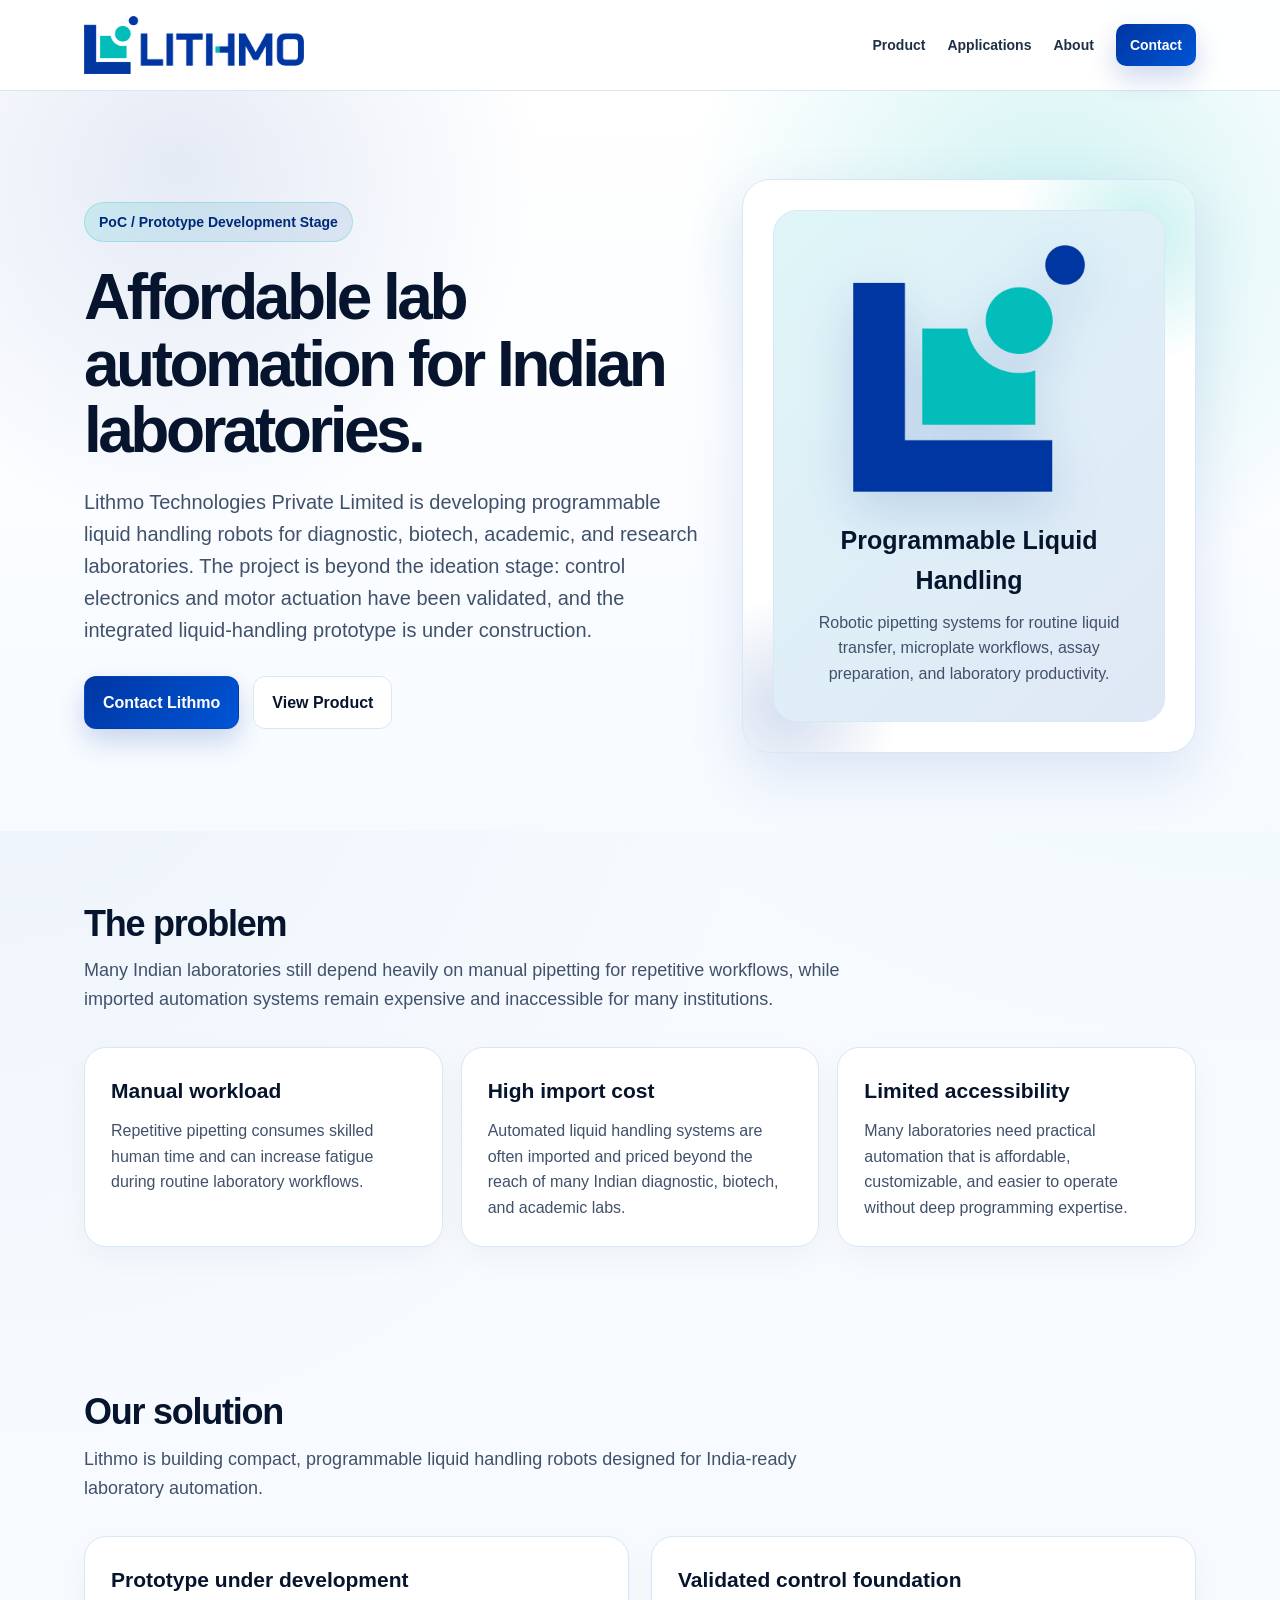
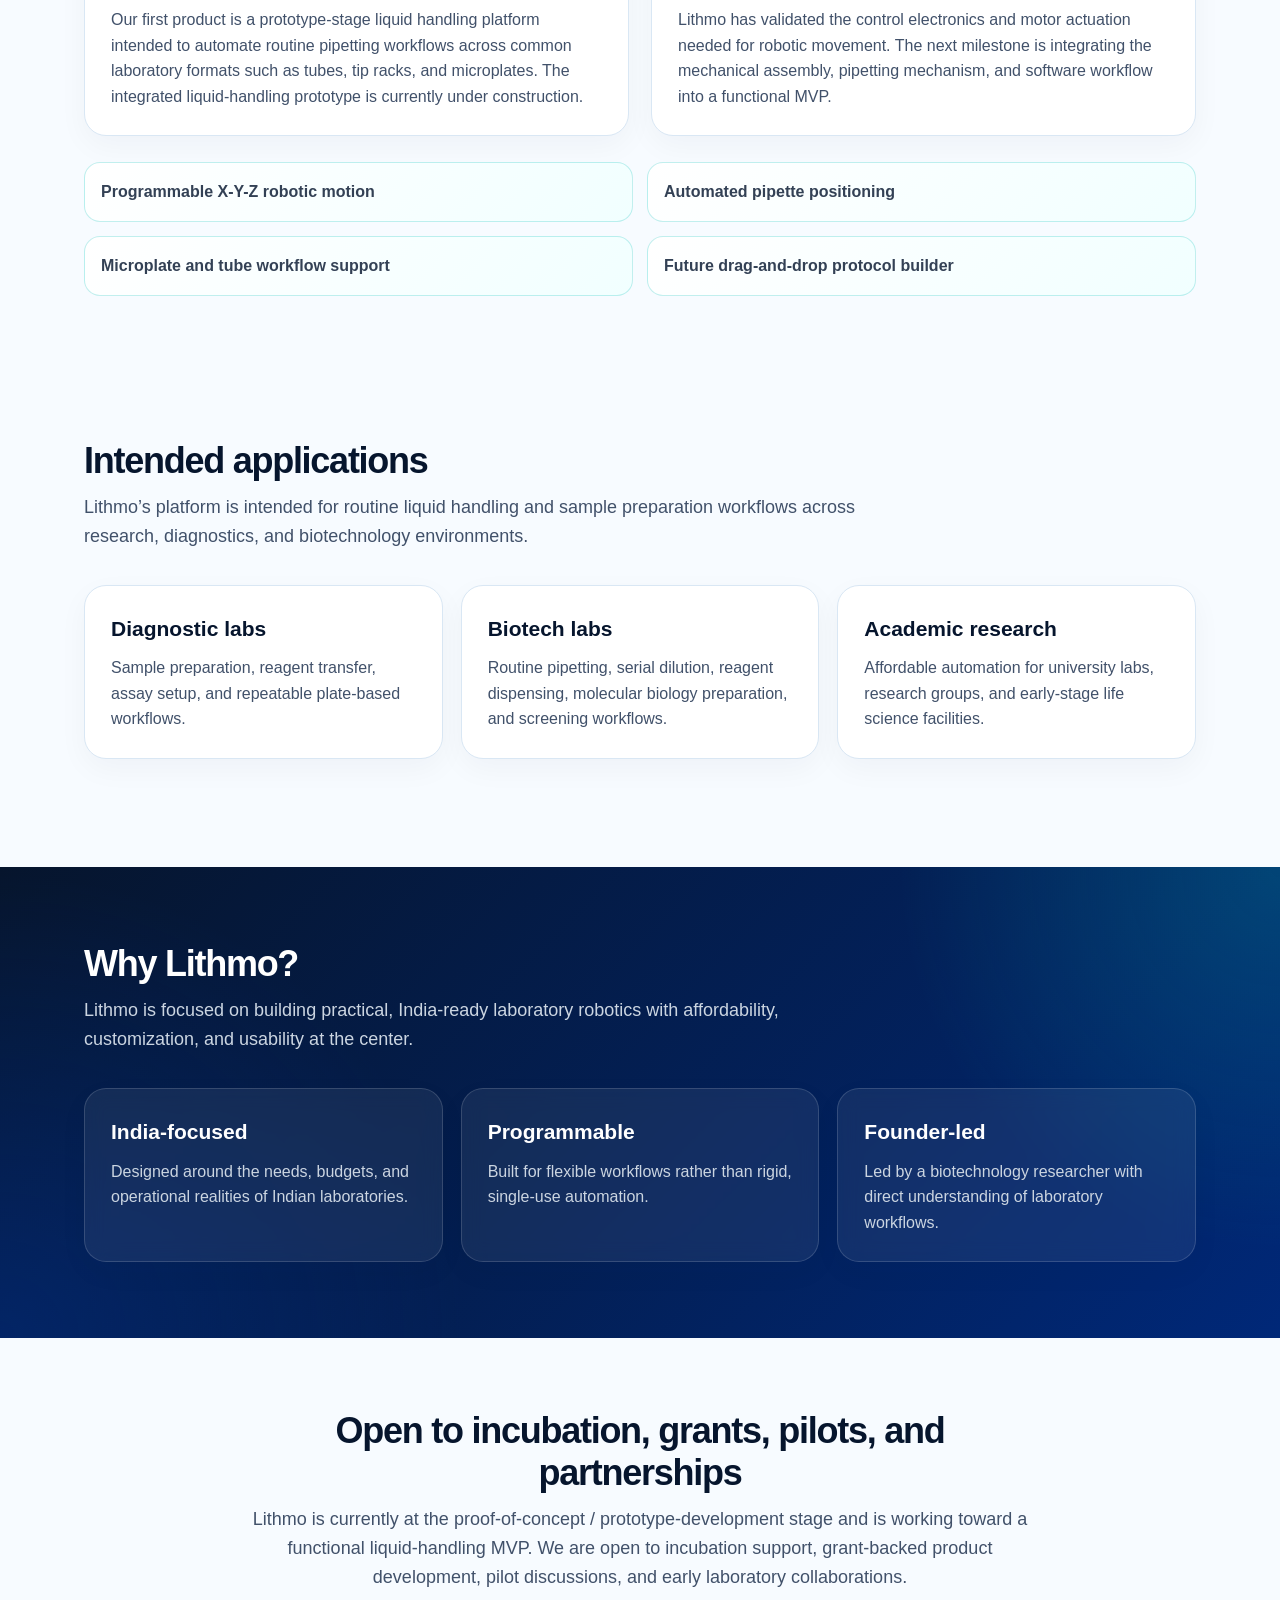
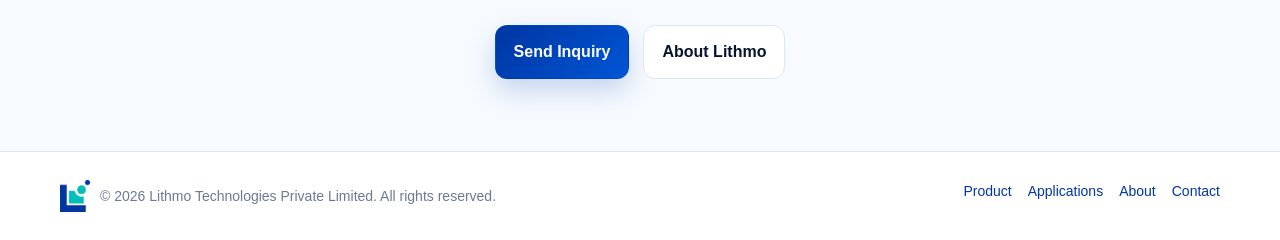
<file: index.html>
<!DOCTYPE html>
<html lang="en">
<head>
  <meta charset="UTF-8" />
  <meta name="viewport" content="width=device-width, initial-scale=1.0" />

  <title>Lithmo Technologies Private Limited | Lab Automation Robotics</title>

  <meta
    name="description"
    content="Lithmo Technologies Private Limited is a proof-of-concept / prototype-stage lab automation startup developing programmable liquid handling robots for Indian diagnostic, biotech, academic, and research laboratories."
  />

  <link rel="stylesheet" href="style.css" />
  <link rel="icon" type="image/png" href="Lithmo-Logo-Icon-Final-File-01.png" />
</head>

<body>
  <header>
    <nav class="nav">
      <a class="brand" href="index.html" aria-label="Lithmo Technologies home">
        <img src="Lithmo-Logo-Final-File-01.png" alt="Lithmo Technologies" class="brand-logo" />
      </a>

      <div class="nav-links">
        <a href="product.html">Product</a>
        <a href="applications.html">Applications</a>
        <a href="about.html">About</a>
        <a class="nav-cta" href="contact.html">Contact</a>
      </div>
    </nav>
  </header>

  <main>
    <div class="hero">
      <div class="hero-inner">
        <div>
          <div class="badge">PoC / Prototype Development Stage</div>

          <h1>Affordable lab automation for Indian laboratories.</h1>

          <p class="hero-text">
            Lithmo Technologies Private Limited is developing programmable liquid handling robots for diagnostic, biotech, academic, and research laboratories. The project is beyond the ideation stage: control electronics and motor actuation have been validated, and the integrated liquid-handling prototype is under construction.
          </p>

          <div class="buttons">
            <a class="button primary" href="contact.html">Contact Lithmo</a>
            <a class="button secondary" href="product.html">View Product</a>
          </div>
        </div>

        <div class="visual-card logo-showcase-card">
          <div class="emblem-showcase">
            <div>
              <img src="Lithmo-Logo-Icon-Final-File-01.png" alt="Lithmo emblem" class="hero-emblem" />

              <h3>Programmable Liquid Handling</h3>

              <p>
                Robotic pipetting systems for routine liquid transfer, microplate workflows, assay preparation, and laboratory productivity.
              </p>
            </div>
          </div>
        </div>
      </div>
    </div>

    <section>
      <div class="section-title">
        <h2>The problem</h2>
        <p>
          Many Indian laboratories still depend heavily on manual pipetting for repetitive workflows, while imported automation systems remain expensive and inaccessible for many institutions.
        </p>
      </div>

      <div class="grid-3">
        <div class="card">
          <h3>Manual workload</h3>
          <p>
            Repetitive pipetting consumes skilled human time and can increase fatigue during routine laboratory workflows.
          </p>
        </div>

        <div class="card">
          <h3>High import cost</h3>
          <p>
            Automated liquid handling systems are often imported and priced beyond the reach of many Indian diagnostic, biotech, and academic labs.
          </p>
        </div>

        <div class="card">
          <h3>Limited accessibility</h3>
          <p>
            Many laboratories need practical automation that is affordable, customizable, and easier to operate without deep programming expertise.
          </p>
        </div>
      </div>
    </section>

    <section>
      <div class="section-title">
        <h2>Our solution</h2>
        <p>
          Lithmo is building compact, programmable liquid handling robots designed for India-ready laboratory automation.
        </p>
      </div>

      <div class="grid-2">
        <div class="card">
          <h3>Prototype under development</h3>
          <p>
            Our first product is a prototype-stage liquid handling platform intended to automate routine pipetting workflows across common laboratory formats such as tubes, tip racks, and microplates. The integrated liquid-handling prototype is currently under construction.
          </p>
        </div>

        <div class="card">
          <h3>Validated control foundation</h3>
          <p>
            Lithmo has validated the control electronics and motor actuation needed for robotic movement. The next milestone is integrating the mechanical assembly, pipetting mechanism, and software workflow into a functional MVP.
          </p>
        </div>
      </div>

      <div class="feature-list">
        <div class="feature-pill">Programmable X-Y-Z robotic motion</div>
        <div class="feature-pill">Automated pipette positioning</div>
        <div class="feature-pill">Microplate and tube workflow support</div>
        <div class="feature-pill">Future drag-and-drop protocol builder</div>
      </div>
    </section>

    <section>
      <div class="section-title">
        <h2>Intended applications</h2>
        <p>
          Lithmo’s platform is intended for routine liquid handling and sample preparation workflows across research, diagnostics, and biotechnology environments.
        </p>
      </div>

      <div class="grid-3">
        <div class="card">
          <h3>Diagnostic labs</h3>
          <p>
            Sample preparation, reagent transfer, assay setup, and repeatable plate-based workflows.
          </p>
        </div>

        <div class="card">
          <h3>Biotech labs</h3>
          <p>
            Routine pipetting, serial dilution, reagent dispensing, molecular biology preparation, and screening workflows.
          </p>
        </div>

        <div class="card">
          <h3>Academic research</h3>
          <p>
            Affordable automation for university labs, research groups, and early-stage life science facilities.
          </p>
        </div>
      </div>
    </section>

    <div class="dark-band">
      <section>
        <div class="section-title">
          <h2>Why Lithmo?</h2>
          <p>
            Lithmo is focused on building practical, India-ready laboratory robotics with affordability, customization, and usability at the center.
          </p>
        </div>

        <div class="grid-3">
          <div class="card">
            <h3>India-focused</h3>
            <p>
              Designed around the needs, budgets, and operational realities of Indian laboratories.
            </p>
          </div>

          <div class="card">
            <h3>Programmable</h3>
            <p>
              Built for flexible workflows rather than rigid, single-use automation.
            </p>
          </div>

          <div class="card">
            <h3>Founder-led</h3>
            <p>
              Led by a biotechnology researcher with direct understanding of laboratory workflows.
            </p>
          </div>
        </div>
      </section>
    </div>

    <section>
      <div class="section-title center">
        <h2>Open to incubation, grants, pilots, and partnerships</h2>
        <p>
          Lithmo is currently at the proof-of-concept / prototype-development stage and is working toward a functional liquid-handling MVP. We are open to incubation support, grant-backed product development, pilot discussions, and early laboratory collaborations.
        </p>
      </div>

      <div class="buttons" style="justify-content:center;">
        <a class="button primary" href="contact.html">Send Inquiry</a>
        <a class="button secondary" href="about.html">About Lithmo</a>
      </div>
    </section>
  </main>

  <footer class="footer">
    <div class="footer-inner">
      <div class="footer-brand">
        <img src="Lithmo-Logo-Icon-Final-File-01.png" alt="Lithmo emblem" class="footer-emblem" />
        <span>© 2026 Lithmo Technologies Private Limited. All rights reserved.</span>
      </div>

      <div class="footer-links">
        <a href="product.html">Product</a>
        <a href="applications.html">Applications</a>
        <a href="about.html">About</a>
        <a href="contact.html">Contact</a>
      </div>
    </div>
  </footer>
</body>
</html>
</file>
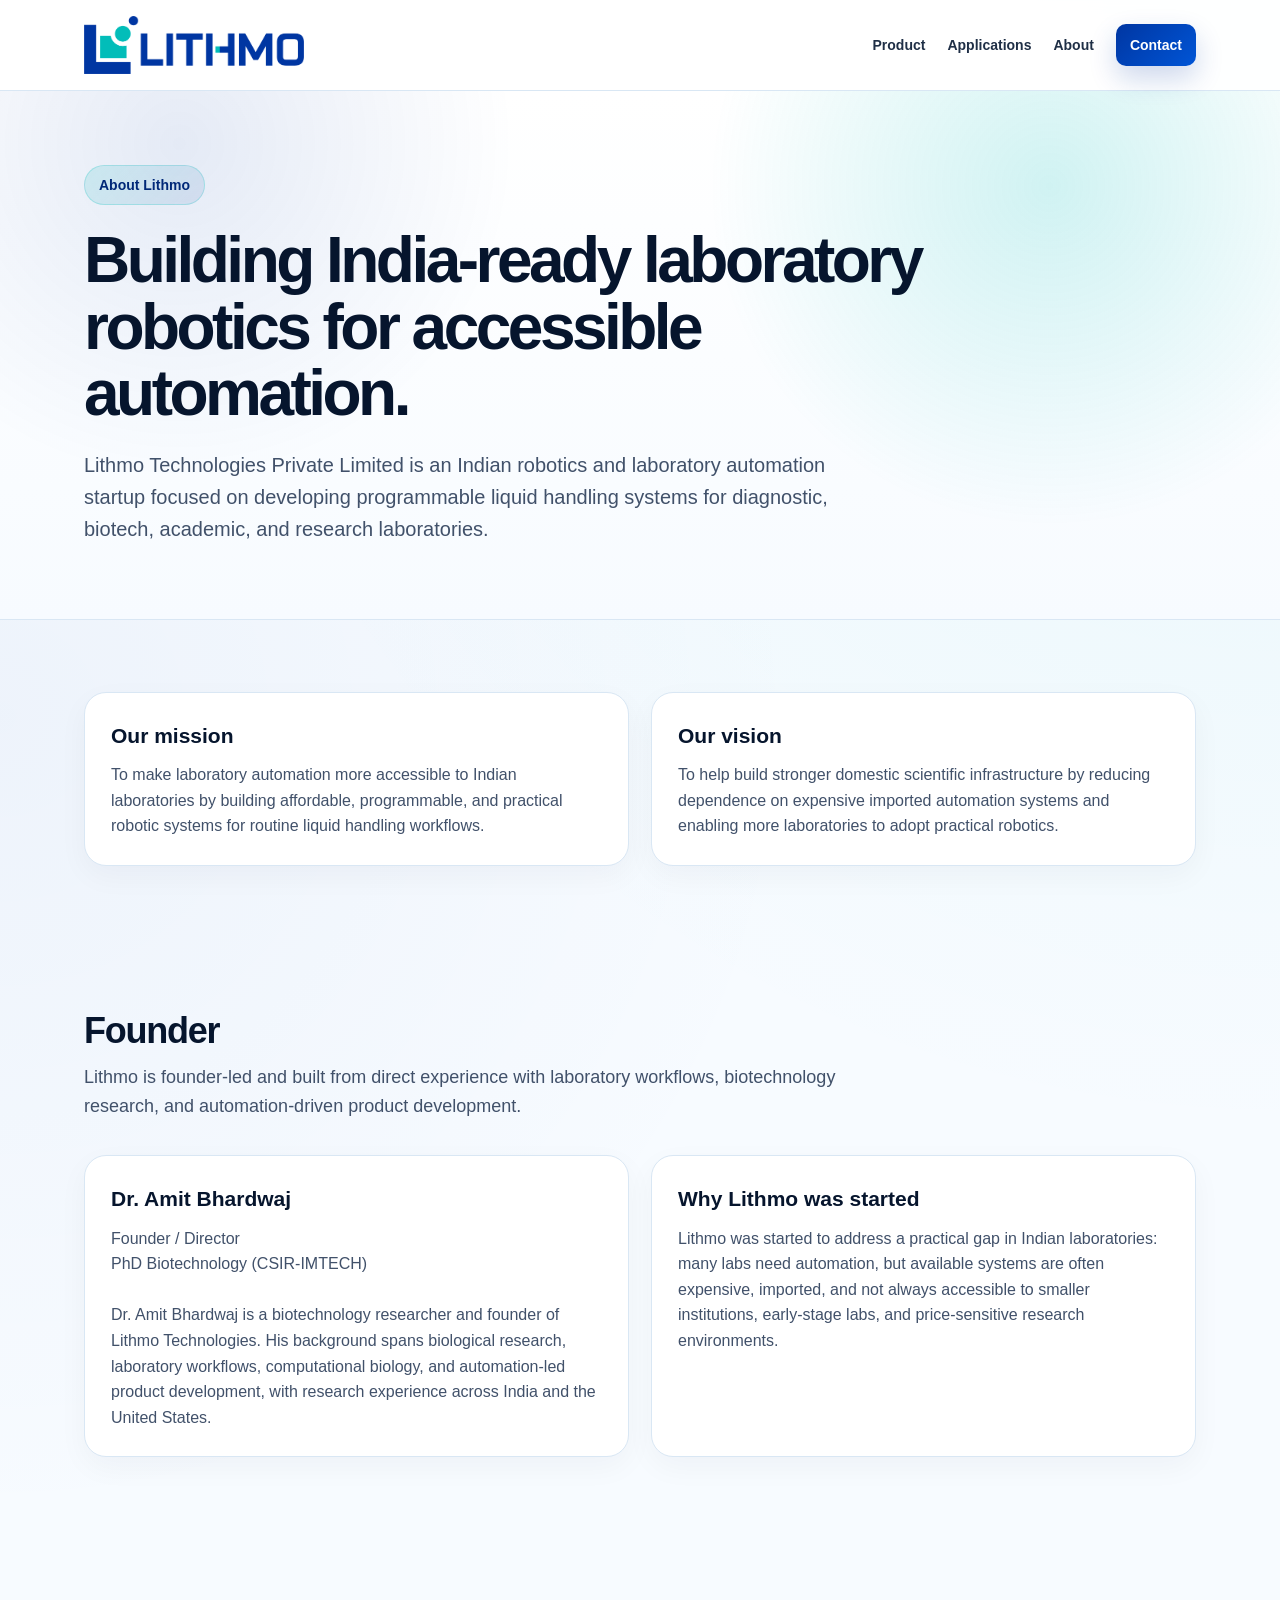
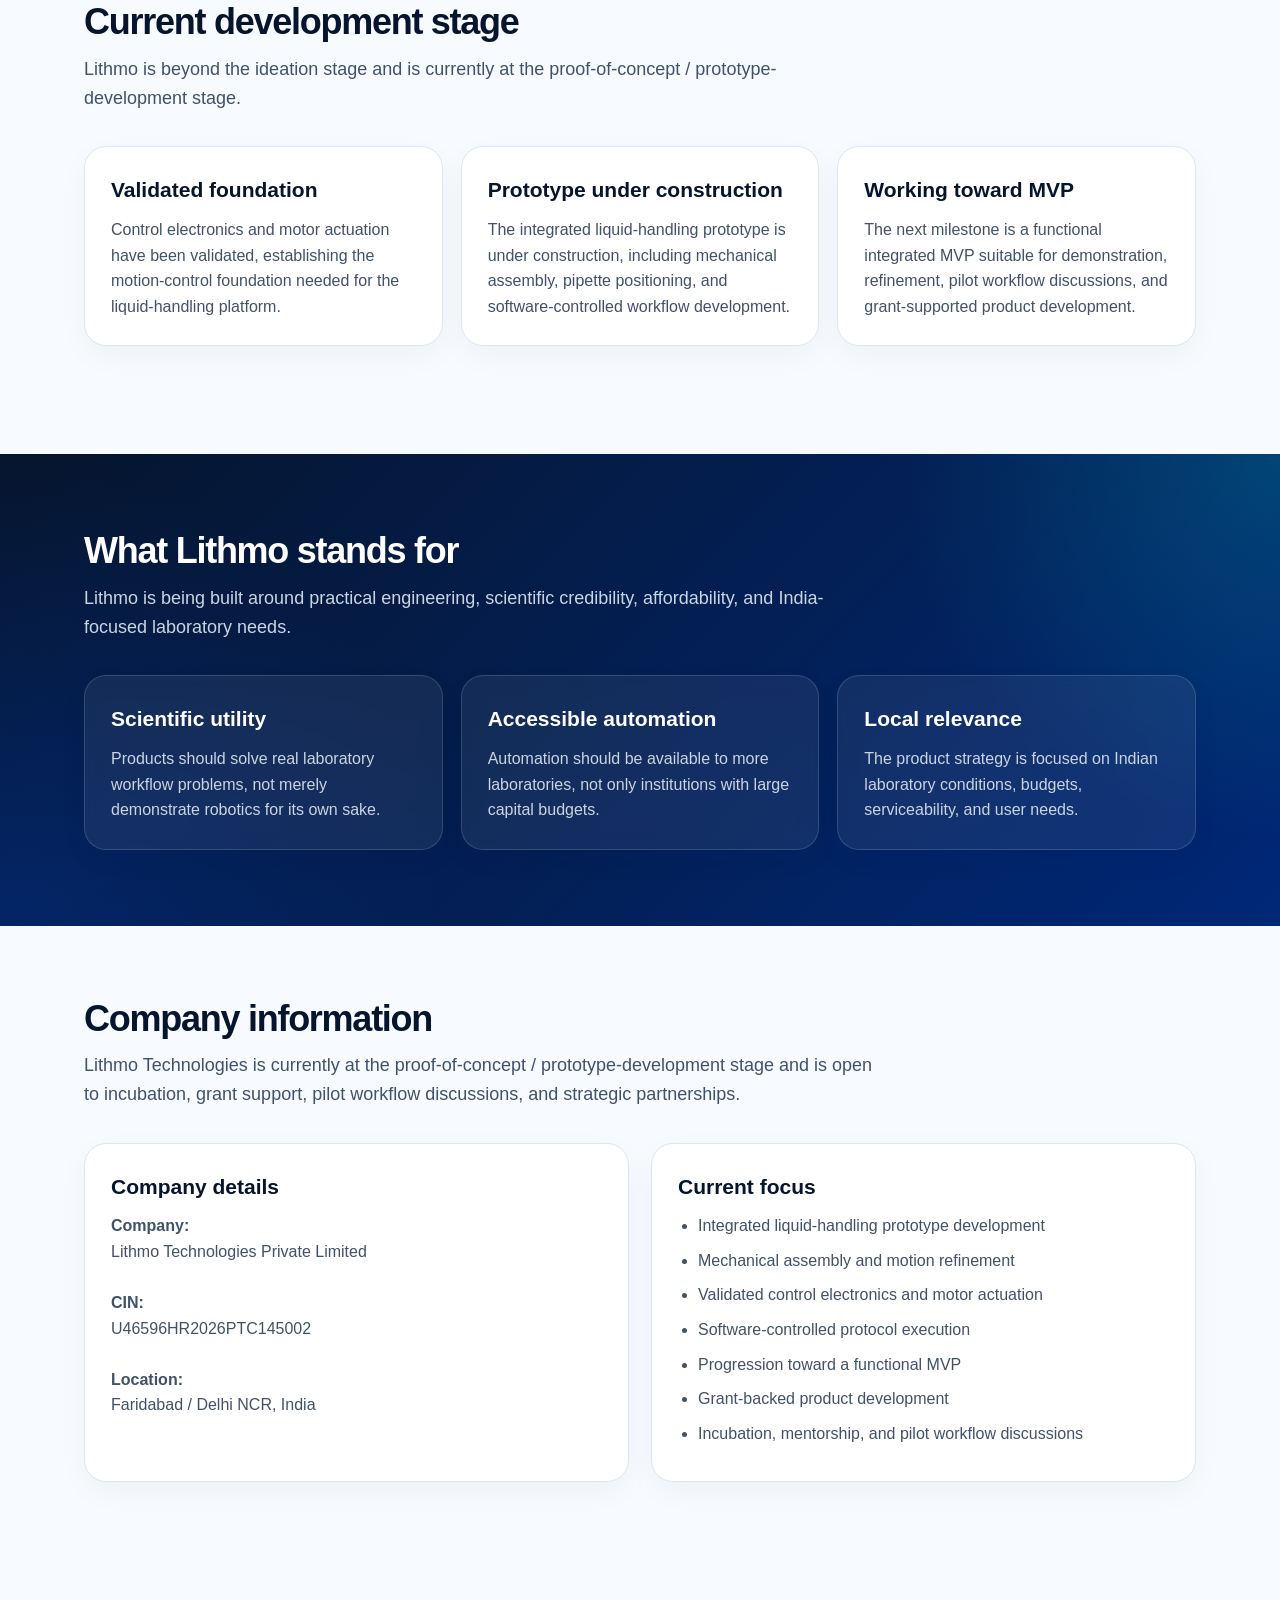
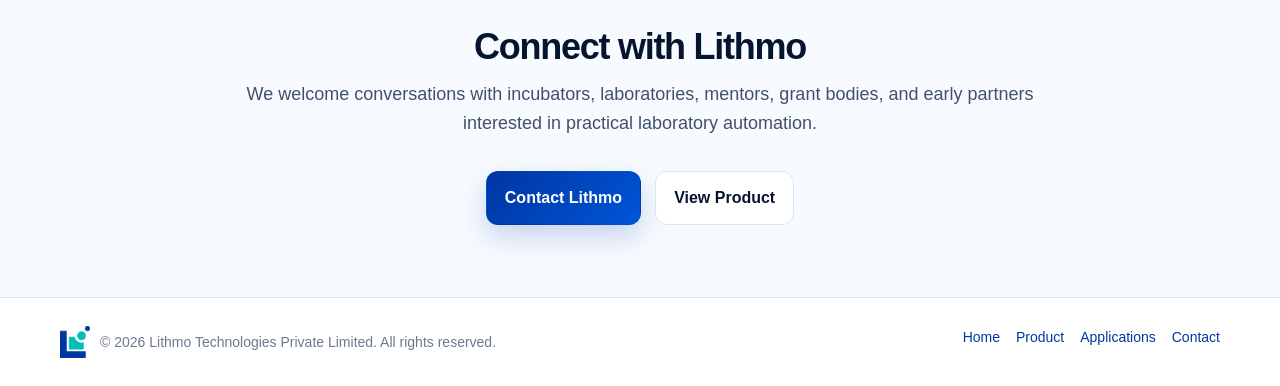
<file: about.html>
<!DOCTYPE html>
<html lang="en">
<head>
  <meta charset="UTF-8" />
  <meta name="viewport" content="width=device-width, initial-scale=1.0" />

  <title>About | Lithmo Technologies Private Limited</title>

  <meta
    name="description"
    content="Lithmo Technologies Private Limited is an Indian robotics and laboratory automation startup founded by Dr. Amit Bhardwaj, developing programmable liquid handling systems for Indian laboratories."
  />

  <link rel="stylesheet" href="style.css" />
  <link rel="icon" type="image/png" href="Lithmo-Logo-Icon-Final-File-01.png" />
</head>

<body>
  <header>
    <nav class="nav">
      <a class="brand" href="index.html" aria-label="Lithmo Technologies home">
        <img src="Lithmo-Logo-Final-File-01.png" alt="Lithmo Technologies" class="brand-logo" />
      </a>

      <div class="nav-links">
        <a href="product.html">Product</a>
        <a href="applications.html">Applications</a>
        <a href="about.html">About</a>
        <a class="nav-cta" href="contact.html">Contact</a>
      </div>
    </nav>
  </header>

  <main>
    <div class="page-hero">
      <div class="page-hero-inner">
        <div class="badge">About Lithmo</div>

        <h1>Building India-ready laboratory robotics for accessible automation.</h1>

        <p>
          Lithmo Technologies Private Limited is an Indian robotics and laboratory automation startup focused on developing programmable liquid handling systems for diagnostic, biotech, academic, and research laboratories.
        </p>
      </div>
    </div>

    <section>
      <div class="grid-2">
        <div class="card">
          <h3>Our mission</h3>
          <p>
            To make laboratory automation more accessible to Indian laboratories by building affordable, programmable, and practical robotic systems for routine liquid handling workflows.
          </p>
        </div>

        <div class="card">
          <h3>Our vision</h3>
          <p>
            To help build stronger domestic scientific infrastructure by reducing dependence on expensive imported automation systems and enabling more laboratories to adopt practical robotics.
          </p>
        </div>
      </div>
    </section>

    <section>
      <div class="section-title">
        <h2>Founder</h2>
        <p>
          Lithmo is founder-led and built from direct experience with laboratory workflows, biotechnology research, and automation-driven product development.
        </p>
      </div>

      <div class="grid-2">
        <div class="card">
          <h3>Dr. Amit Bhardwaj</h3>

          <p>
            Founder / Director<br />
            PhD Biotechnology (CSIR-IMTECH)
          </p>

          <br />

          <p>
  Dr. Amit Bhardwaj is a biotechnology researcher and founder of Lithmo Technologies. His background spans biological research, laboratory workflows, computational biology, and automation-led product development, with research experience across India and the United States.
</p>
        </div>

        <div class="card">
          <h3>Why Lithmo was started</h3>
          <p>
            Lithmo was started to address a practical gap in Indian laboratories: many labs need automation, but available systems are often expensive, imported, and not always accessible to smaller institutions, early-stage labs, and price-sensitive research environments.
          </p>
        </div>
      </div>
    </section>

    <section>
      <div class="section-title">
        <h2>Current development stage</h2>
        <p>
          Lithmo is beyond the ideation stage and is currently at the proof-of-concept / prototype-development stage.
        </p>
      </div>

      <div class="grid-3">
        <div class="card">
          <h3>Validated foundation</h3>
          <p>
            Control electronics and motor actuation have been validated, establishing the motion-control foundation needed for the liquid-handling platform.
          </p>
        </div>

        <div class="card">
          <h3>Prototype under construction</h3>
          <p>
            The integrated liquid-handling prototype is under construction, including mechanical assembly, pipette positioning, and software-controlled workflow development.
          </p>
        </div>

        <div class="card">
          <h3>Working toward MVP</h3>
          <p>
            The next milestone is a functional integrated MVP suitable for demonstration, refinement, pilot workflow discussions, and grant-supported product development.
          </p>
        </div>
      </div>
    </section>

    <div class="dark-band">
      <section>
        <div class="section-title">
          <h2>What Lithmo stands for</h2>
          <p>
            Lithmo is being built around practical engineering, scientific credibility, affordability, and India-focused laboratory needs.
          </p>
        </div>

        <div class="grid-3">
          <div class="card">
            <h3>Scientific utility</h3>
            <p>
              Products should solve real laboratory workflow problems, not merely demonstrate robotics for its own sake.
            </p>
          </div>

          <div class="card">
            <h3>Accessible automation</h3>
            <p>
              Automation should be available to more laboratories, not only institutions with large capital budgets.
            </p>
          </div>

          <div class="card">
            <h3>Local relevance</h3>
            <p>
              The product strategy is focused on Indian laboratory conditions, budgets, serviceability, and user needs.
            </p>
          </div>
        </div>
      </section>
    </div>

    <section>
      <div class="section-title">
        <h2>Company information</h2>
        <p>
          Lithmo Technologies is currently at the proof-of-concept / prototype-development stage and is open to incubation, grant support, pilot workflow discussions, and strategic partnerships.
        </p>
      </div>

      <div class="grid-2">
        <div class="card">
          <h3>Company details</h3>

          <p>
            <strong>Company:</strong><br />
            Lithmo Technologies Private Limited
          </p>

          <br />

          <p>
            <strong>CIN:</strong><br />
            U46596HR2026PTC145002
          </p>

          <br />

          <p>
            <strong>Location:</strong><br />
            Faridabad / Delhi NCR, India
          </p>
        </div>

        <div class="card">
          <h3>Current focus</h3>
          <ul>
            <li>Integrated liquid-handling prototype development</li>
            <li>Mechanical assembly and motion refinement</li>
            <li>Validated control electronics and motor actuation</li>
            <li>Software-controlled protocol execution</li>
            <li>Progression toward a functional MVP</li>
            <li>Grant-backed product development</li>
            <li>Incubation, mentorship, and pilot workflow discussions</li>
          </ul>
        </div>
      </div>
    </section>

    <section>
      <div class="section-title center">
        <h2>Connect with Lithmo</h2>
        <p>
          We welcome conversations with incubators, laboratories, mentors, grant bodies, and early partners interested in practical laboratory automation.
        </p>
      </div>

      <div class="buttons" style="justify-content:center;">
        <a class="button primary" href="contact.html">Contact Lithmo</a>
        <a class="button secondary" href="product.html">View Product</a>
      </div>
    </section>
  </main>

  <footer class="footer">
    <div class="footer-inner">
      <div class="footer-brand">
        <img src="Lithmo-Logo-Icon-Final-File-01.png" alt="Lithmo emblem" class="footer-emblem" />
        <span>© 2026 Lithmo Technologies Private Limited. All rights reserved.</span>
      </div>

      <div class="footer-links">
        <a href="index.html">Home</a>
        <a href="product.html">Product</a>
        <a href="applications.html">Applications</a>
        <a href="contact.html">Contact</a>
      </div>
    </div>
  </footer>
</body>
</html>
</file>
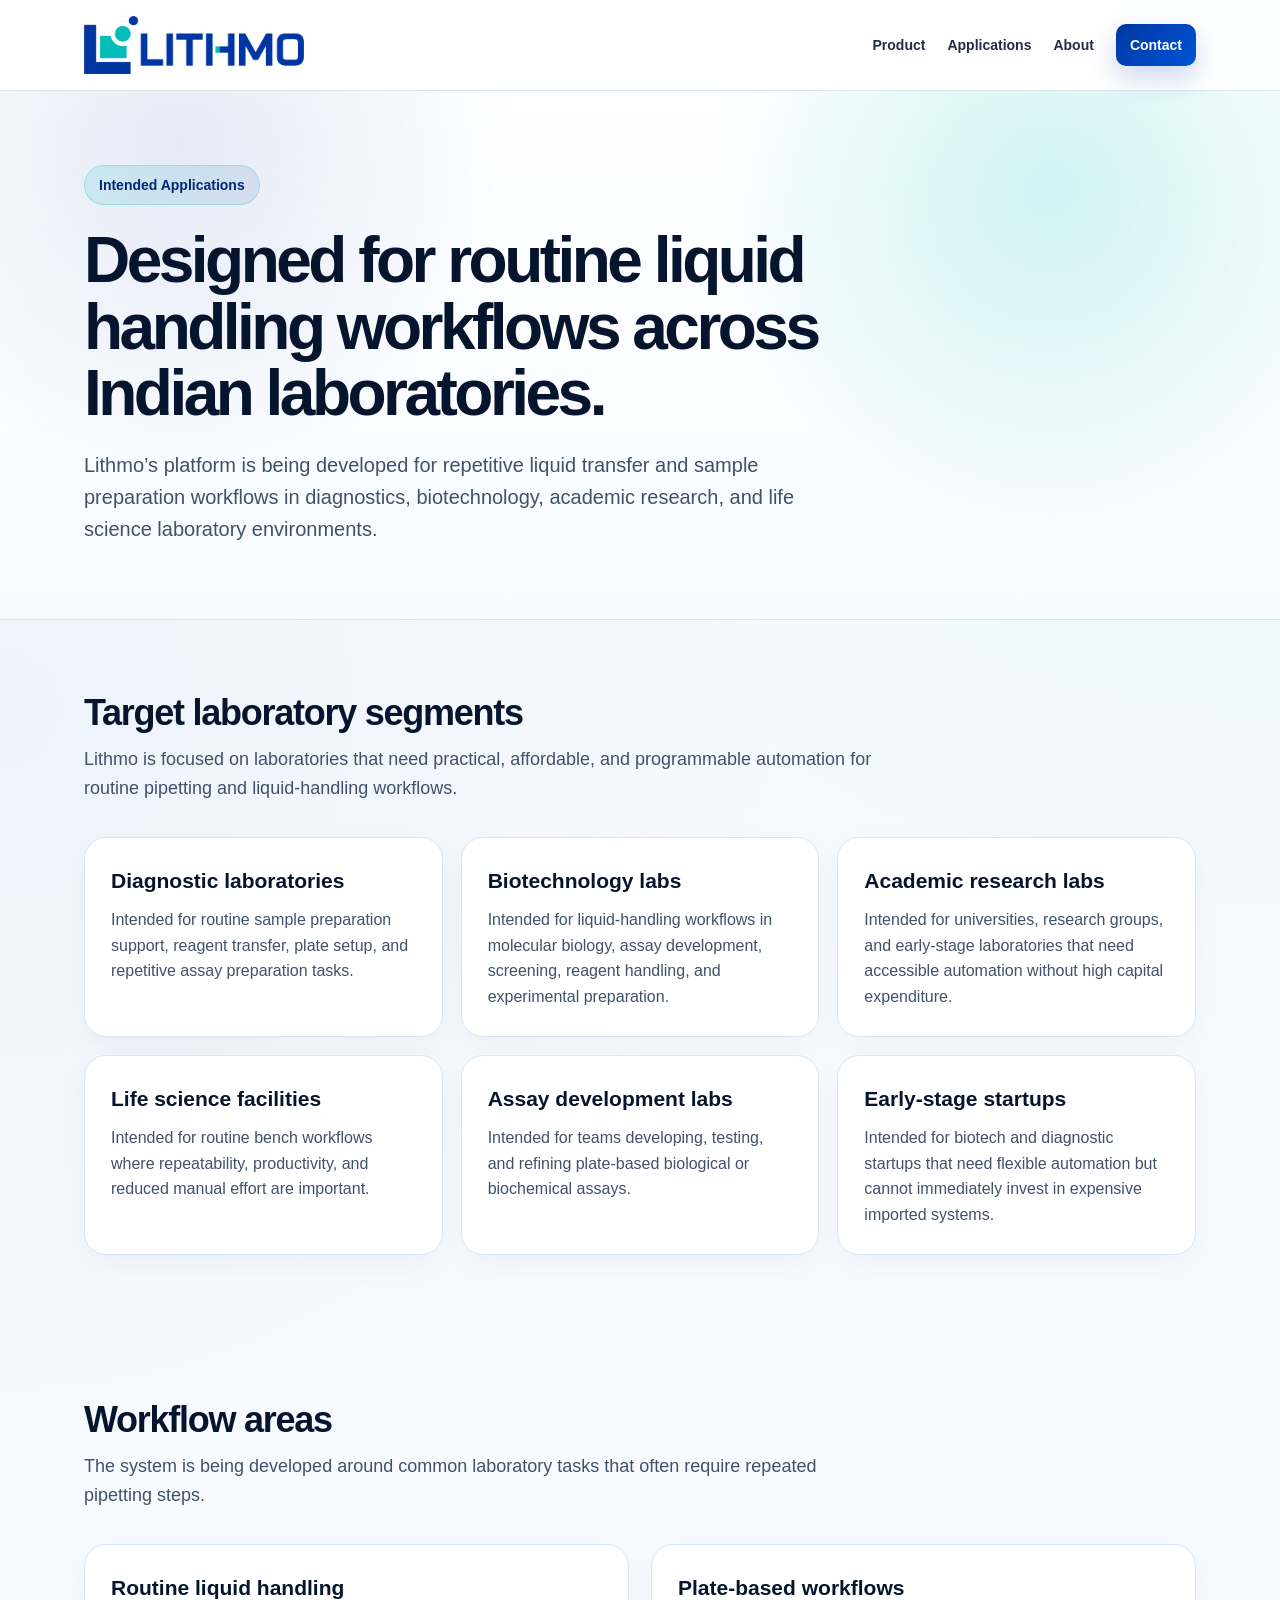
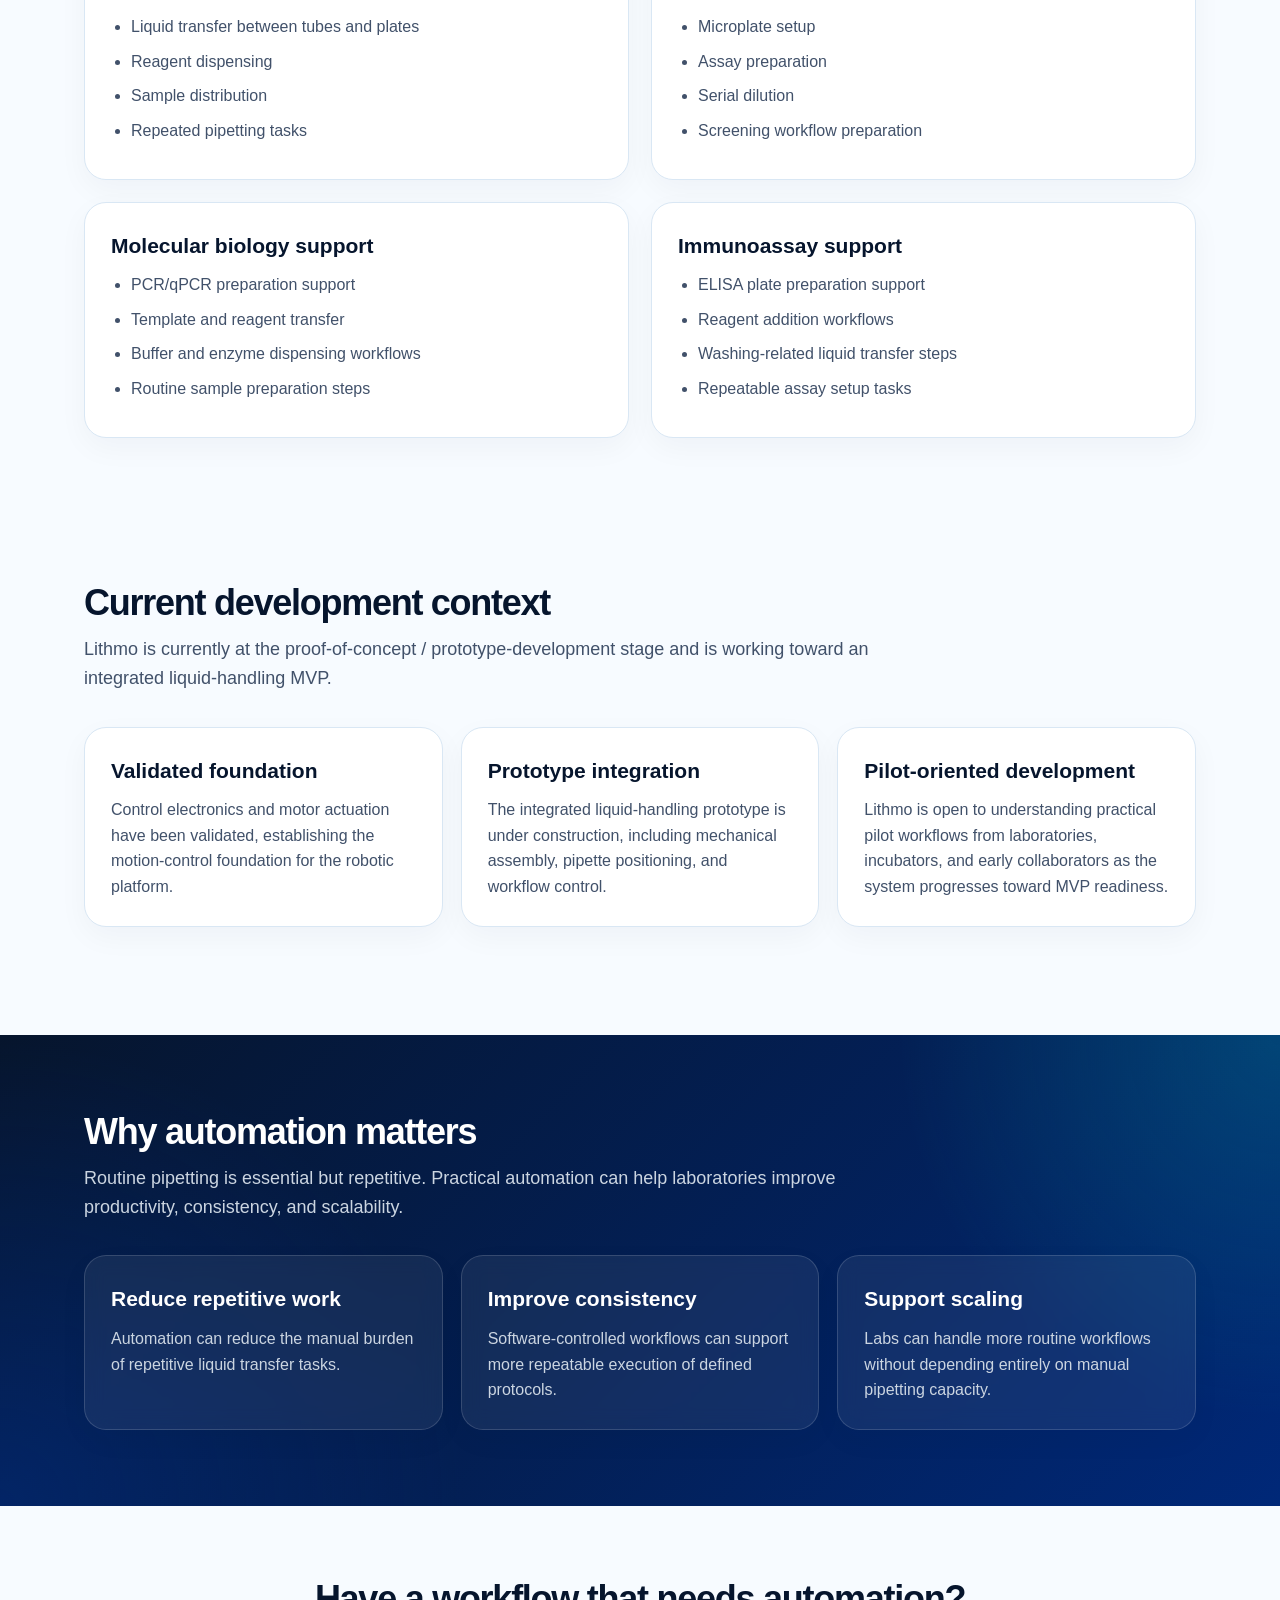
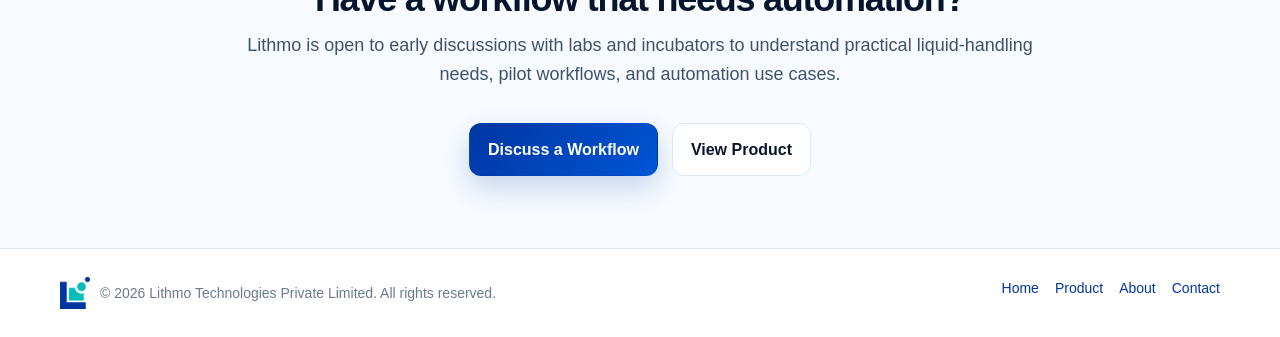
<file: applications.html>
<!DOCTYPE html>
<html lang="en">
<head>
  <meta charset="UTF-8" />
  <meta name="viewport" content="width=device-width, initial-scale=1.0" />

  <title>Applications | Lithmo Technologies Private Limited</title>

  <meta
    name="description"
    content="Lithmo Technologies is developing programmable liquid handling robots for intended use in diagnostic laboratories, biotech labs, academic research, assay preparation, and routine sample preparation workflows."
  />

  <link rel="stylesheet" href="style.css" />
  <link rel="icon" type="image/png" href="Lithmo-Logo-Icon-Final-File-01.png" />
</head>

<body>
  <header>
    <nav class="nav">
      <a class="brand" href="index.html" aria-label="Lithmo Technologies home">
        <img src="Lithmo-Logo-Final-File-01.png" alt="Lithmo Technologies" class="brand-logo" />
      </a>

      <div class="nav-links">
        <a href="product.html">Product</a>
        <a href="applications.html">Applications</a>
        <a href="about.html">About</a>
        <a class="nav-cta" href="contact.html">Contact</a>
      </div>
    </nav>
  </header>

  <main>
    <div class="page-hero">
      <div class="page-hero-inner">
        <div class="badge">Intended Applications</div>

        <h1>Designed for routine liquid handling workflows across Indian laboratories.</h1>

        <p>
          Lithmo’s platform is being developed for repetitive liquid transfer and sample preparation workflows in diagnostics, biotechnology, academic research, and life science laboratory environments.
        </p>
      </div>
    </div>

    <section>
      <div class="section-title">
        <h2>Target laboratory segments</h2>
        <p>
          Lithmo is focused on laboratories that need practical, affordable, and programmable automation for routine pipetting and liquid-handling workflows.
        </p>
      </div>

      <div class="grid-3">
        <div class="card">
          <h3>Diagnostic laboratories</h3>
          <p>
            Intended for routine sample preparation support, reagent transfer, plate setup, and repetitive assay preparation tasks.
          </p>
        </div>

        <div class="card">
          <h3>Biotechnology labs</h3>
          <p>
            Intended for liquid-handling workflows in molecular biology, assay development, screening, reagent handling, and experimental preparation.
          </p>
        </div>

        <div class="card">
          <h3>Academic research labs</h3>
          <p>
            Intended for universities, research groups, and early-stage laboratories that need accessible automation without high capital expenditure.
          </p>
        </div>

        <div class="card">
          <h3>Life science facilities</h3>
          <p>
            Intended for routine bench workflows where repeatability, productivity, and reduced manual effort are important.
          </p>
        </div>

        <div class="card">
          <h3>Assay development labs</h3>
          <p>
            Intended for teams developing, testing, and refining plate-based biological or biochemical assays.
          </p>
        </div>

        <div class="card">
          <h3>Early-stage startups</h3>
          <p>
            Intended for biotech and diagnostic startups that need flexible automation but cannot immediately invest in expensive imported systems.
          </p>
        </div>
      </div>
    </section>

    <section>
      <div class="section-title">
        <h2>Workflow areas</h2>
        <p>
          The system is being developed around common laboratory tasks that often require repeated pipetting steps.
        </p>
      </div>

      <div class="grid-2">
        <div class="card">
          <h3>Routine liquid handling</h3>
          <ul>
            <li>Liquid transfer between tubes and plates</li>
            <li>Reagent dispensing</li>
            <li>Sample distribution</li>
            <li>Repeated pipetting tasks</li>
          </ul>
        </div>

        <div class="card">
          <h3>Plate-based workflows</h3>
          <ul>
            <li>Microplate setup</li>
            <li>Assay preparation</li>
            <li>Serial dilution</li>
            <li>Screening workflow preparation</li>
          </ul>
        </div>

        <div class="card">
          <h3>Molecular biology support</h3>
          <ul>
            <li>PCR/qPCR preparation support</li>
            <li>Template and reagent transfer</li>
            <li>Buffer and enzyme dispensing workflows</li>
            <li>Routine sample preparation steps</li>
          </ul>
        </div>

        <div class="card">
          <h3>Immunoassay support</h3>
          <ul>
            <li>ELISA plate preparation support</li>
            <li>Reagent addition workflows</li>
            <li>Washing-related liquid transfer steps</li>
            <li>Repeatable assay setup tasks</li>
          </ul>
        </div>
      </div>
    </section>

    <section>
      <div class="section-title">
        <h2>Current development context</h2>
        <p>
          Lithmo is currently at the proof-of-concept / prototype-development stage and is working toward an integrated liquid-handling MVP.
        </p>
      </div>

      <div class="grid-3">
        <div class="card">
          <h3>Validated foundation</h3>
          <p>
            Control electronics and motor actuation have been validated, establishing the motion-control foundation for the robotic platform.
          </p>
        </div>

        <div class="card">
          <h3>Prototype integration</h3>
          <p>
            The integrated liquid-handling prototype is under construction, including mechanical assembly, pipette positioning, and workflow control.
          </p>
        </div>

        <div class="card">
          <h3>Pilot-oriented development</h3>
          <p>
            Lithmo is open to understanding practical pilot workflows from laboratories, incubators, and early collaborators as the system progresses toward MVP readiness.
          </p>
        </div>
      </div>
    </section>

    <div class="dark-band">
      <section>
        <div class="section-title">
          <h2>Why automation matters</h2>
          <p>
            Routine pipetting is essential but repetitive. Practical automation can help laboratories improve productivity, consistency, and scalability.
          </p>
        </div>

        <div class="grid-3">
          <div class="card">
            <h3>Reduce repetitive work</h3>
            <p>
              Automation can reduce the manual burden of repetitive liquid transfer tasks.
            </p>
          </div>

          <div class="card">
            <h3>Improve consistency</h3>
            <p>
              Software-controlled workflows can support more repeatable execution of defined protocols.
            </p>
          </div>

          <div class="card">
            <h3>Support scaling</h3>
            <p>
              Labs can handle more routine workflows without depending entirely on manual pipetting capacity.
            </p>
          </div>
        </div>
      </section>
    </div>

    <section>
      <div class="section-title center">
        <h2>Have a workflow that needs automation?</h2>
        <p>
          Lithmo is open to early discussions with labs and incubators to understand practical liquid-handling needs, pilot workflows, and automation use cases.
        </p>
      </div>

      <div class="buttons" style="justify-content:center;">
        <a class="button primary" href="contact.html">Discuss a Workflow</a>
        <a class="button secondary" href="product.html">View Product</a>
      </div>
    </section>
  </main>

  <footer class="footer">
    <div class="footer-inner">
      <div class="footer-brand">
        <img src="Lithmo-Logo-Icon-Final-File-01.png" alt="Lithmo emblem" class="footer-emblem" />
        <span>© 2026 Lithmo Technologies Private Limited. All rights reserved.</span>
      </div>

      <div class="footer-links">
        <a href="index.html">Home</a>
        <a href="product.html">Product</a>
        <a href="about.html">About</a>
        <a href="contact.html">Contact</a>
      </div>
    </div>
  </footer>
</body>
</html>
</file>
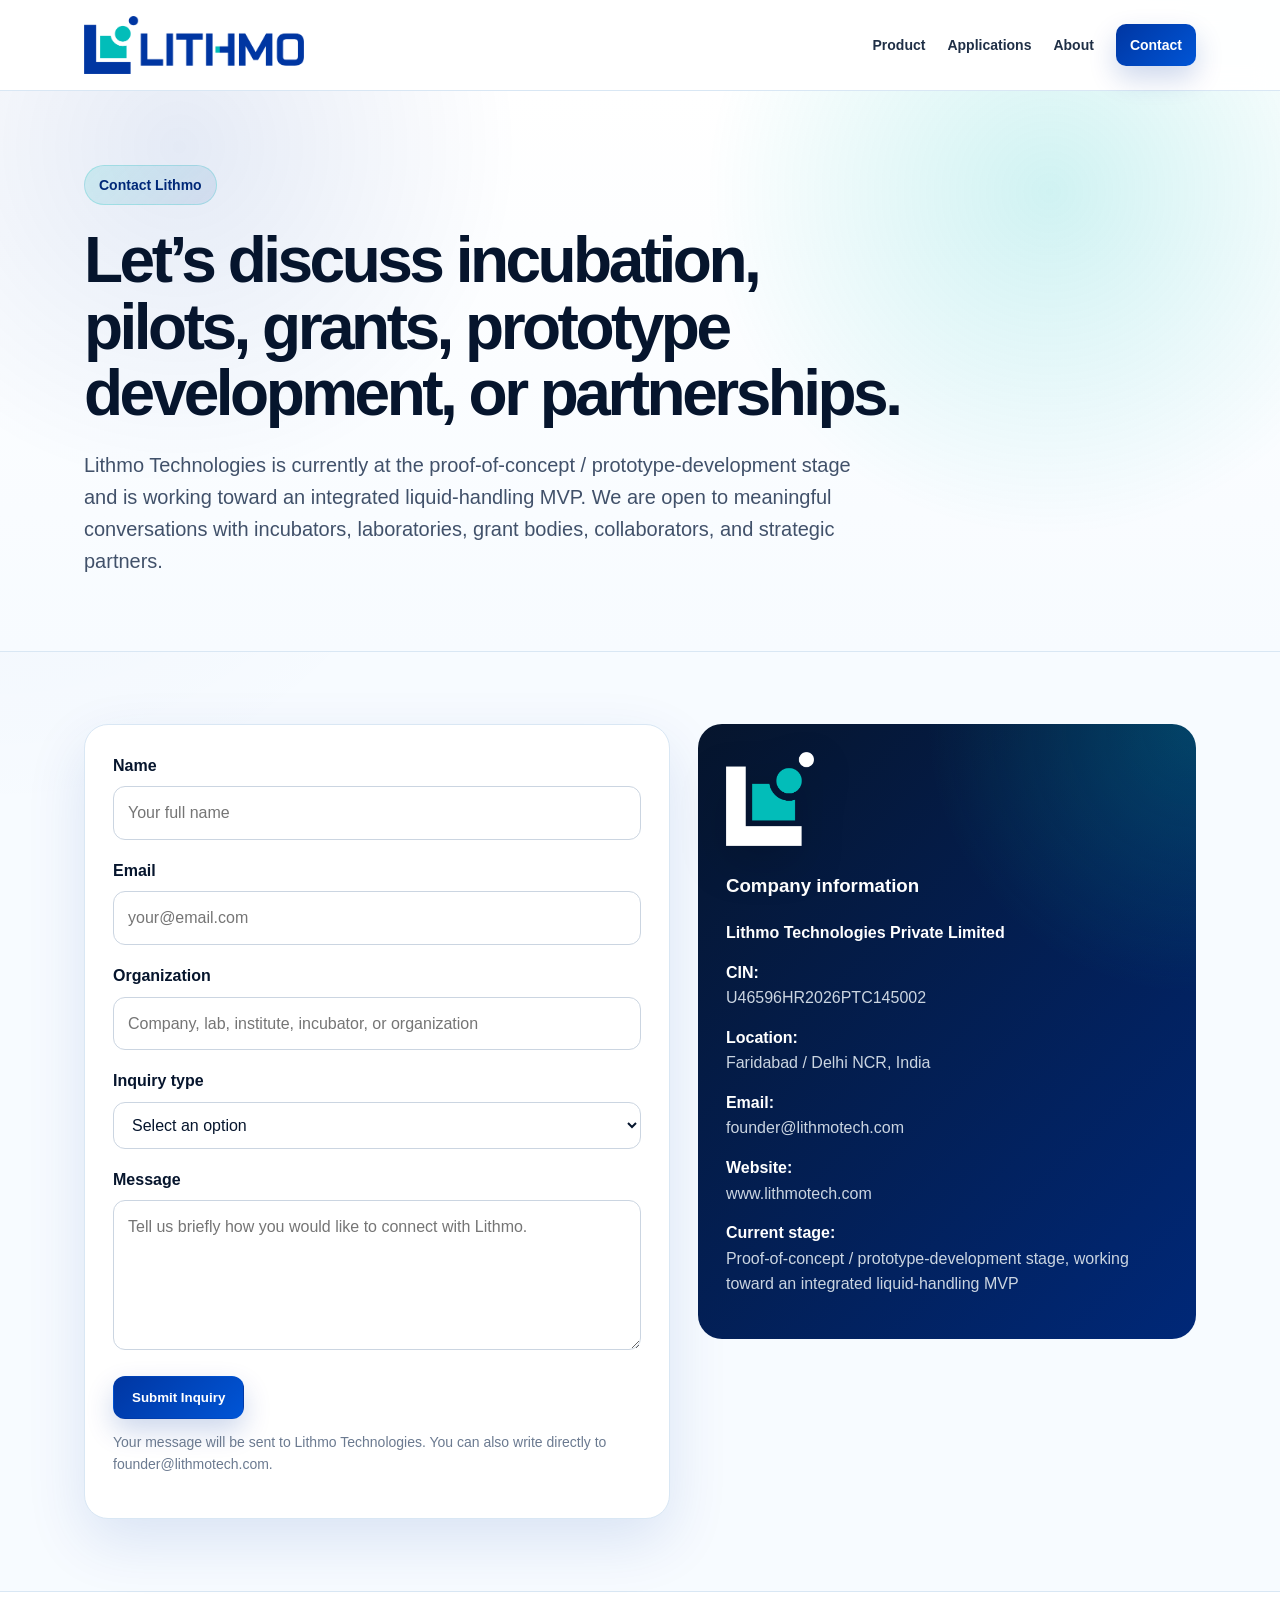
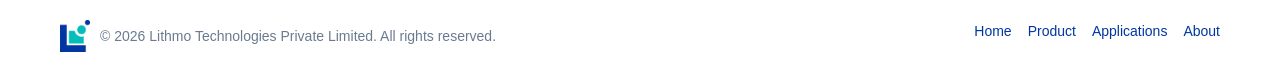
<file: contact.html>
<!DOCTYPE html>
<html lang="en">
<head>
  <meta charset="UTF-8" />
  <meta name="viewport" content="width=device-width, initial-scale=1.0" />

  <title>Contact Lithmo Technologies | Lab Automation Robotics</title>

  <meta
    name="description"
    content="Contact Lithmo Technologies for incubation, grant support, pilot workflow discussions, prototype development, product inquiries, and strategic partnerships."
  />

  <link rel="stylesheet" href="style.css" />
  <link rel="icon" type="image/png" href="Lithmo-Logo-Icon-Final-File-01.png" />
</head>

<body>
  <header>
    <nav class="nav">
      <a class="brand" href="index.html" aria-label="Lithmo Technologies home">
        <img src="Lithmo-Logo-Final-File-01.png" alt="Lithmo Technologies" class="brand-logo" />
      </a>

      <div class="nav-links">
        <a href="product.html">Product</a>
        <a href="applications.html">Applications</a>
        <a href="about.html">About</a>
        <a class="nav-cta" href="contact.html">Contact</a>
      </div>
    </nav>
  </header>

  <main>
    <div class="page-hero">
      <div class="page-hero-inner">
        <div class="badge">Contact Lithmo</div>

        <h1>Let’s discuss incubation, pilots, grants, prototype development, or partnerships.</h1>

        <p>
          Lithmo Technologies is currently at the proof-of-concept / prototype-development stage and is working toward an integrated liquid-handling MVP. We are open to meaningful conversations with incubators, laboratories, grant bodies, collaborators, and strategic partners.
        </p>
      </div>
    </div>

    <section>
      <div class="contact-layout">
        <form id="lithmo-contact-form" action="https://formspree.io/f/maqvkawe" method="POST">
          <input type="hidden" name="_subject" value="New Lithmo website inquiry" />

          <div class="form-row">
            <label for="name">Name</label>
            <input id="name" type="text" name="name" placeholder="Your full name" required />
          </div>

          <div class="form-row">
            <label for="email">Email</label>
            <input id="email" type="email" name="email" placeholder="your@email.com" required />
          </div>

          <div class="form-row">
            <label for="organization">Organization</label>
            <input id="organization" type="text" name="organization" placeholder="Company, lab, institute, incubator, or organization" />
          </div>

          <div class="form-row">
            <label for="inquiry">Inquiry type</label>
            <select id="inquiry" name="inquiry_type" required>
              <option value="">Select an option</option>
              <option value="Pilot workflow discussion">Pilot workflow discussion</option>
              <option value="Incubation / grant support">Incubation / grant support</option>
              <option value="Prototype / product discussion">Prototype / product discussion</option>
              <option value="Partnership">Partnership</option>
              <option value="Investor / strategic discussion">Investor / strategic discussion</option>
              <option value="General inquiry">General inquiry</option>
            </select>
          </div>

          <div class="form-row">
            <label for="message">Message</label>
            <textarea id="message" name="message" placeholder="Tell us briefly how you would like to connect with Lithmo." required></textarea>
          </div>

          <button id="submit-button" class="button primary" type="submit">Submit Inquiry</button>

          <p id="form-status" class="form-note">
            Your message will be sent to Lithmo Technologies. You can also write directly to founder@lithmotech.com.
          </p>
        </form>

        <div class="contact-card">
          <img src="Lithmo-Logo-Icon-Final-File-02.png" alt="Lithmo emblem" class="contact-emblem" />

          <h3>Company information</h3>

          <p>
            <strong>Lithmo Technologies Private Limited</strong>
          </p>

          <p>
            <strong>CIN:</strong><br />
            U46596HR2026PTC145002
          </p>

          <p>
            <strong>Location:</strong><br />
            Faridabad / Delhi NCR, India
          </p>

          <p>
            <strong>Email:</strong><br />
            founder@lithmotech.com
          </p>

          <p>
            <strong>Website:</strong><br />
            www.lithmotech.com
          </p>

          <p>
            <strong>Current stage:</strong><br />
            Proof-of-concept / prototype-development stage, working toward an integrated liquid-handling MVP
          </p>
        </div>
      </div>
    </section>
  </main>

  <footer class="footer">
    <div class="footer-inner">
      <div class="footer-brand">
        <img src="Lithmo-Logo-Icon-Final-File-01.png" alt="Lithmo emblem" class="footer-emblem" />
        <span>© 2026 Lithmo Technologies Private Limited. All rights reserved.</span>
      </div>

      <div class="footer-links">
        <a href="index.html">Home</a>
        <a href="product.html">Product</a>
        <a href="applications.html">Applications</a>
        <a href="about.html">About</a>
      </div>
    </div>
  </footer>

  <script>
    const form = document.getElementById("lithmo-contact-form");
    const statusMessage = document.getElementById("form-status");
    const submitButton = document.getElementById("submit-button");

    form.addEventListener("submit", async function (event) {
      event.preventDefault();

      submitButton.disabled = true;
      submitButton.textContent = "Submitting...";
      statusMessage.textContent = "Submitting your inquiry. Please wait.";

      const formData = new FormData(form);

      try {
        const response = await fetch(form.action, {
          method: form.method,
          body: formData,
          headers: {
            "Accept": "application/json"
          }
        });

        if (response.ok) {
          window.location.href = "thank-you.html";
        } else {
          statusMessage.textContent = "There was a problem submitting your inquiry. Please try again or email founder@lithmotech.com.";
          submitButton.disabled = false;
          submitButton.textContent = "Submit Inquiry";
        }
      } catch (error) {
        statusMessage.textContent = "There was a network problem. Please try again or email founder@lithmotech.com.";
        submitButton.disabled = false;
        submitButton.textContent = "Submit Inquiry";
      }
    });
  </script>
</body>
</html>
</file>
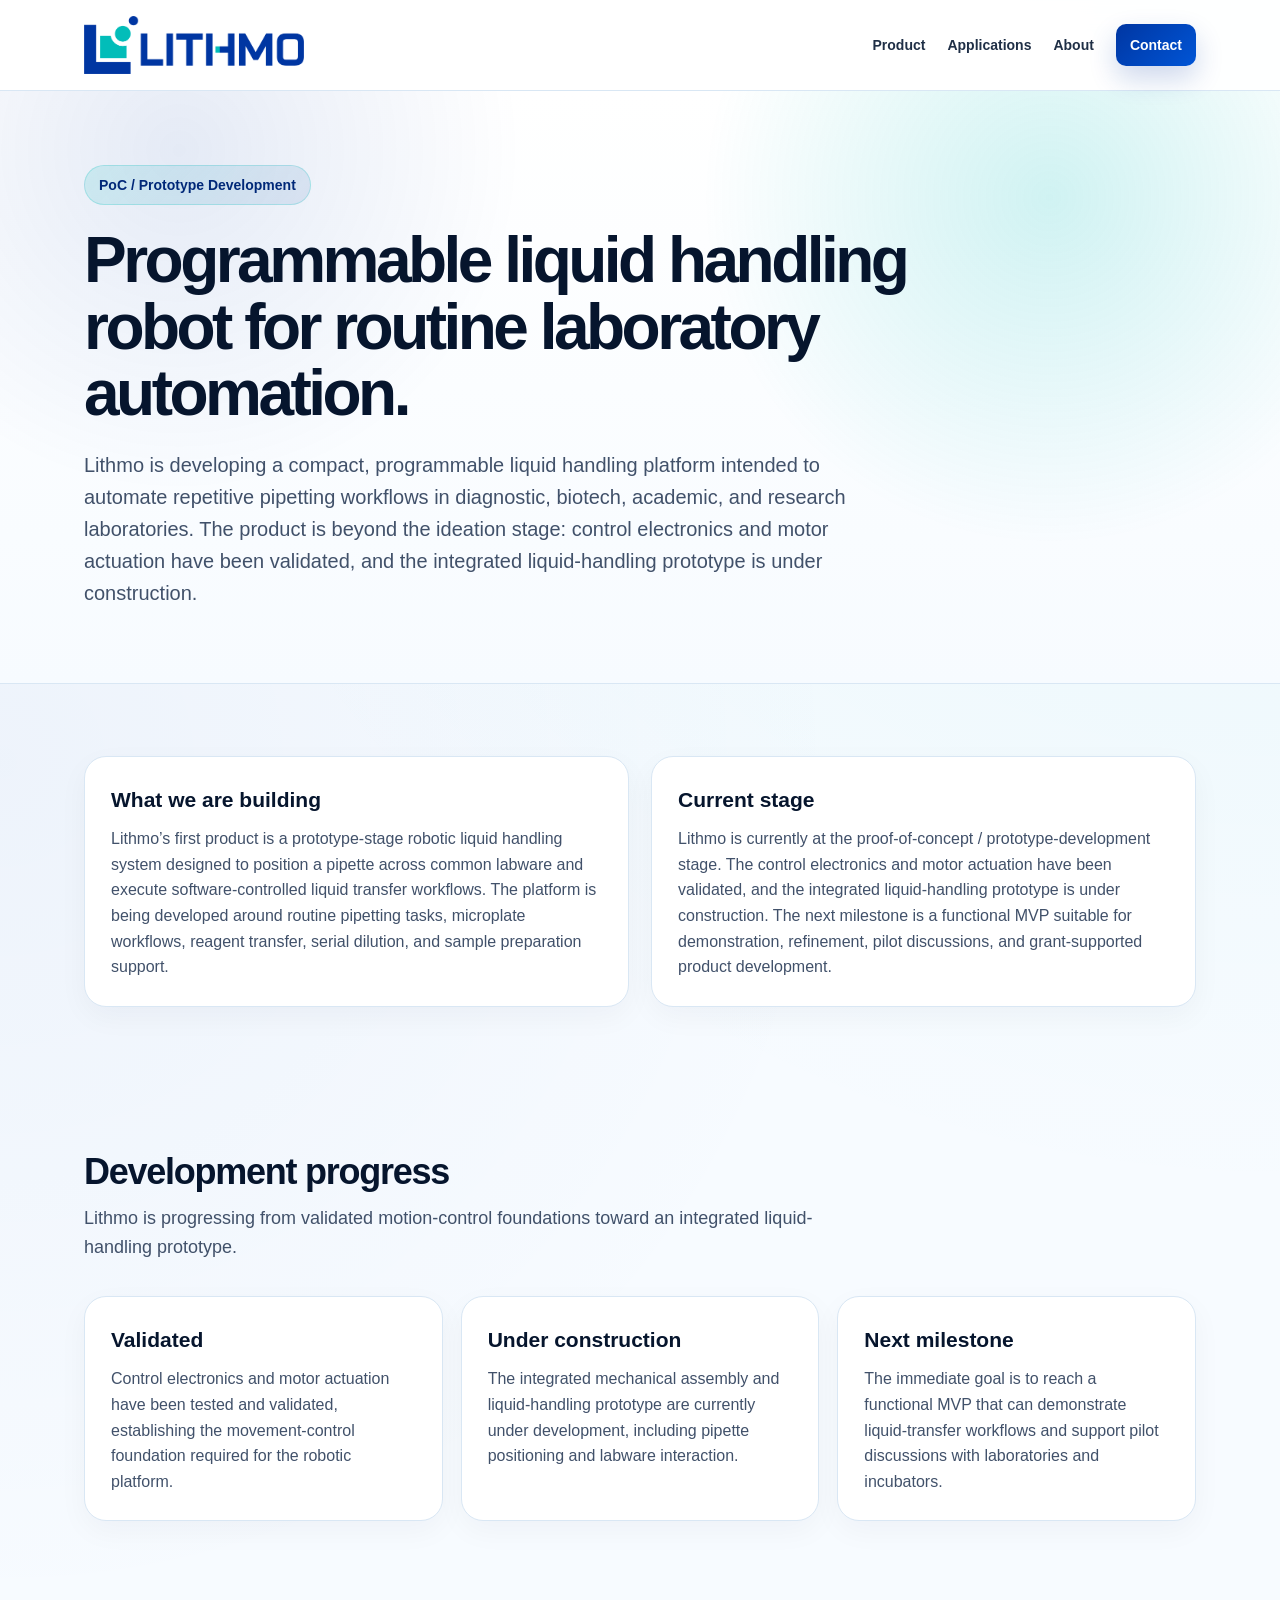
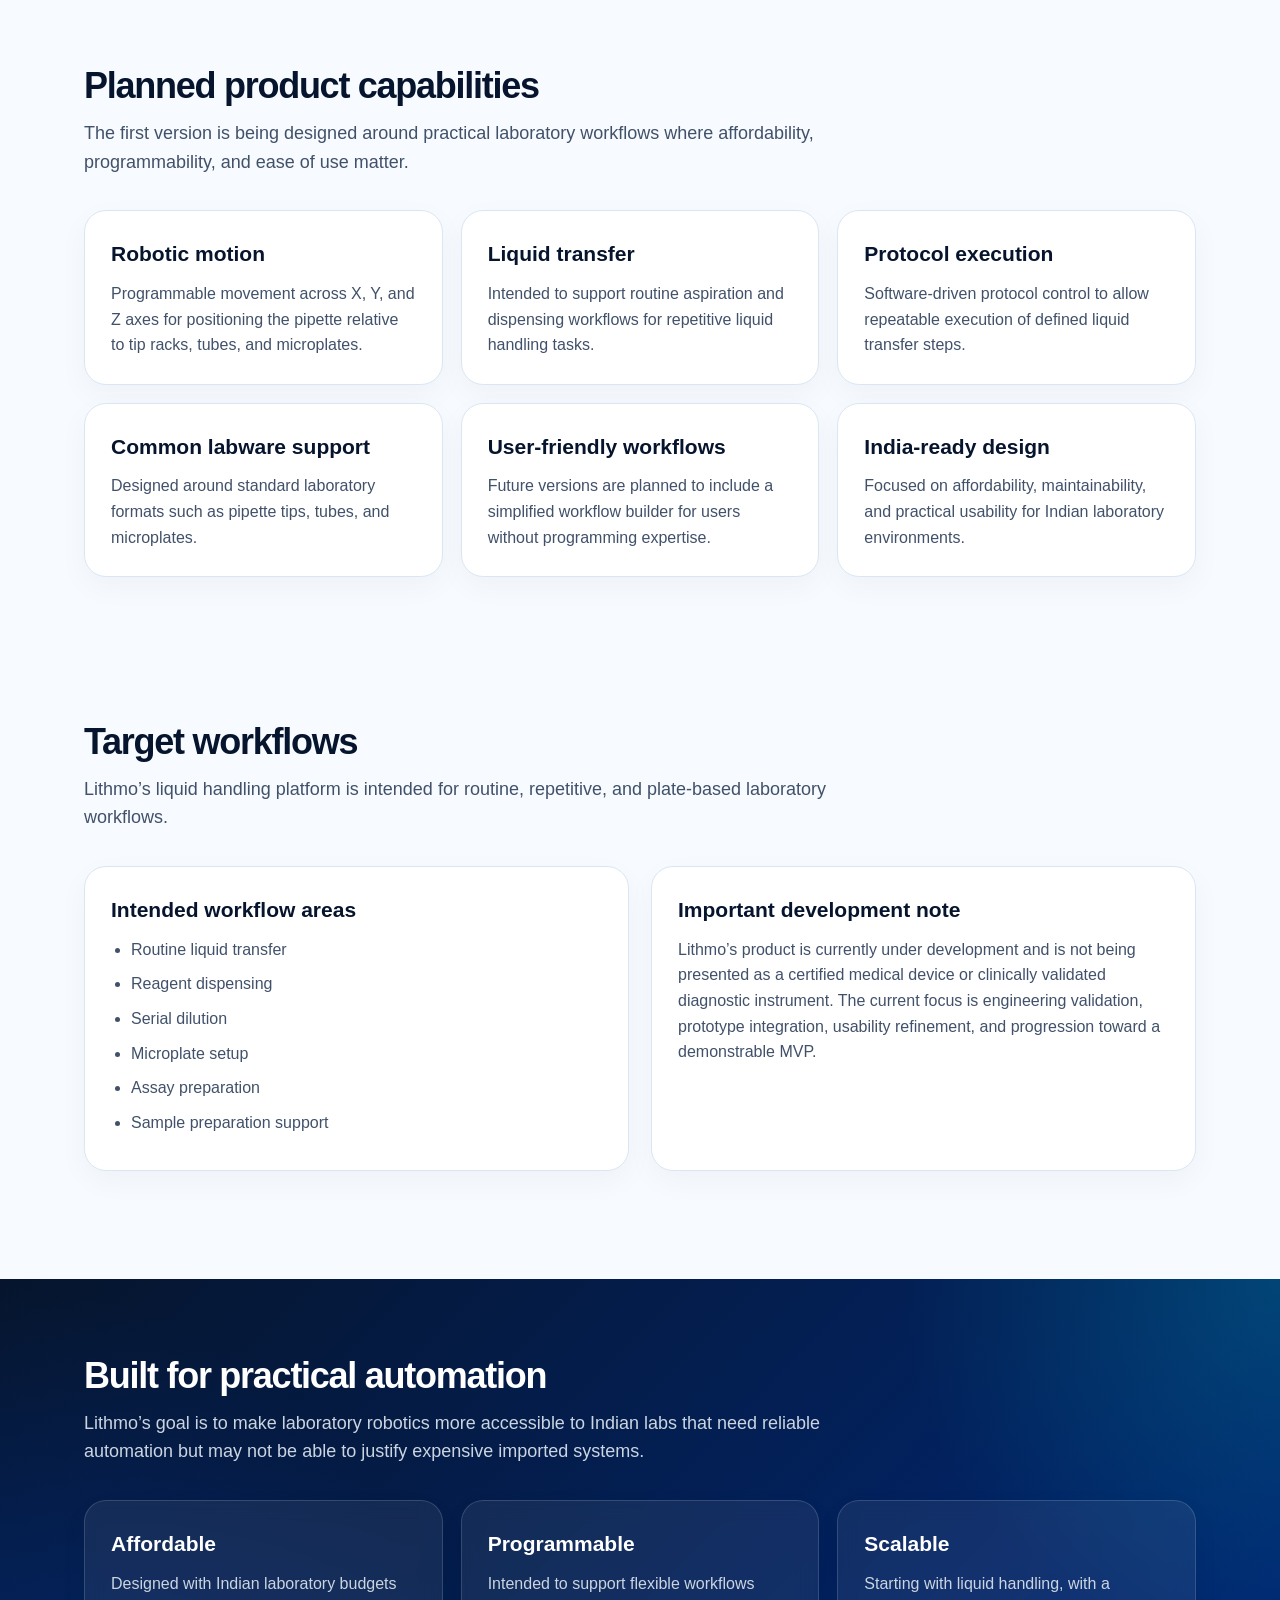
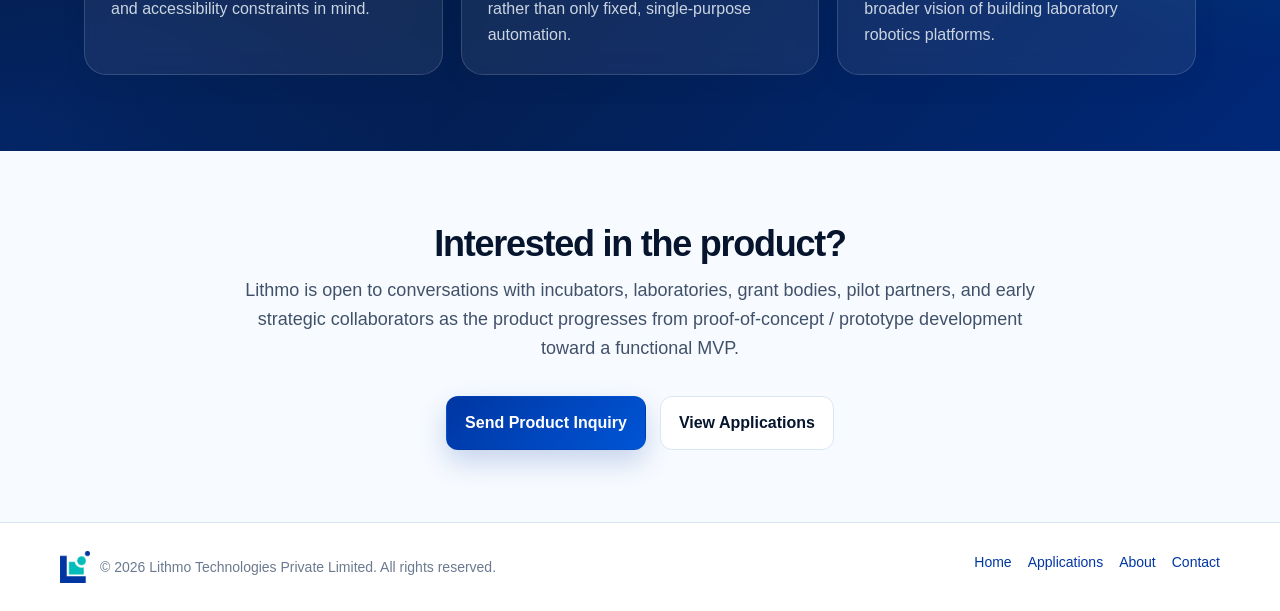
<file: product.html>
<!DOCTYPE html>
<html lang="en">
<head>
  <meta charset="UTF-8" />
  <meta name="viewport" content="width=device-width, initial-scale=1.0" />

  <title>Product | Lithmo Technologies Private Limited</title>

  <meta
    name="description"
    content="Lithmo Technologies is developing a programmable liquid handling robot for Indian diagnostic, biotech, academic, and research laboratories. The product is currently at the proof-of-concept / prototype-development stage and is progressing toward an integrated MVP."
  />

  <link rel="stylesheet" href="style.css" />
  <link rel="icon" type="image/png" href="Lithmo-Logo-Icon-Final-File-01.png" />
</head>

<body>
  <header>
    <nav class="nav">
      <a class="brand" href="index.html" aria-label="Lithmo Technologies home">
        <img src="Lithmo-Logo-Final-File-01.png" alt="Lithmo Technologies" class="brand-logo" />
      </a>

      <div class="nav-links">
        <a href="product.html">Product</a>
        <a href="applications.html">Applications</a>
        <a href="about.html">About</a>
        <a class="nav-cta" href="contact.html">Contact</a>
      </div>
    </nav>
  </header>

  <main>
    <div class="page-hero">
      <div class="page-hero-inner">
        <div class="badge">PoC / Prototype Development</div>

        <h1>Programmable liquid handling robot for routine laboratory automation.</h1>

        <p>
          Lithmo is developing a compact, programmable liquid handling platform intended to automate repetitive pipetting workflows in diagnostic, biotech, academic, and research laboratories. The product is beyond the ideation stage: control electronics and motor actuation have been validated, and the integrated liquid-handling prototype is under construction.
        </p>
      </div>
    </div>

    <section>
      <div class="grid-2">
        <div class="card">
          <h3>What we are building</h3>
          <p>
            Lithmo’s first product is a prototype-stage robotic liquid handling system designed to position a pipette across common labware and execute software-controlled liquid transfer workflows. The platform is being developed around routine pipetting tasks, microplate workflows, reagent transfer, serial dilution, and sample preparation support.
          </p>
        </div>

        <div class="card">
          <h3>Current stage</h3>
          <p>
            Lithmo is currently at the proof-of-concept / prototype-development stage. The control electronics and motor actuation have been validated, and the integrated liquid-handling prototype is under construction. The next milestone is a functional MVP suitable for demonstration, refinement, pilot discussions, and grant-supported product development.
          </p>
        </div>
      </div>
    </section>

    <section>
      <div class="section-title">
        <h2>Development progress</h2>
        <p>
          Lithmo is progressing from validated motion-control foundations toward an integrated liquid-handling prototype.
        </p>
      </div>

      <div class="grid-3">
        <div class="card">
          <h3>Validated</h3>
          <p>
            Control electronics and motor actuation have been tested and validated, establishing the movement-control foundation required for the robotic platform.
          </p>
        </div>

        <div class="card">
          <h3>Under construction</h3>
          <p>
            The integrated mechanical assembly and liquid-handling prototype are currently under development, including pipette positioning and labware interaction.
          </p>
        </div>

        <div class="card">
          <h3>Next milestone</h3>
          <p>
            The immediate goal is to reach a functional MVP that can demonstrate liquid-transfer workflows and support pilot discussions with laboratories and incubators.
          </p>
        </div>
      </div>
    </section>

    <section>
      <div class="section-title">
        <h2>Planned product capabilities</h2>
        <p>
          The first version is being designed around practical laboratory workflows where affordability, programmability, and ease of use matter.
        </p>
      </div>

      <div class="grid-3">
        <div class="card">
          <h3>Robotic motion</h3>
          <p>
            Programmable movement across X, Y, and Z axes for positioning the pipette relative to tip racks, tubes, and microplates.
          </p>
        </div>

        <div class="card">
          <h3>Liquid transfer</h3>
          <p>
            Intended to support routine aspiration and dispensing workflows for repetitive liquid handling tasks.
          </p>
        </div>

        <div class="card">
          <h3>Protocol execution</h3>
          <p>
            Software-driven protocol control to allow repeatable execution of defined liquid transfer steps.
          </p>
        </div>

        <div class="card">
          <h3>Common labware support</h3>
          <p>
            Designed around standard laboratory formats such as pipette tips, tubes, and microplates.
          </p>
        </div>

        <div class="card">
          <h3>User-friendly workflows</h3>
          <p>
            Future versions are planned to include a simplified workflow builder for users without programming expertise.
          </p>
        </div>

        <div class="card">
          <h3>India-ready design</h3>
          <p>
            Focused on affordability, maintainability, and practical usability for Indian laboratory environments.
          </p>
        </div>
      </div>
    </section>

    <section>
      <div class="section-title">
        <h2>Target workflows</h2>
        <p>
          Lithmo’s liquid handling platform is intended for routine, repetitive, and plate-based laboratory workflows.
        </p>
      </div>

      <div class="grid-2">
        <div class="card">
          <h3>Intended workflow areas</h3>
          <ul>
            <li>Routine liquid transfer</li>
            <li>Reagent dispensing</li>
            <li>Serial dilution</li>
            <li>Microplate setup</li>
            <li>Assay preparation</li>
            <li>Sample preparation support</li>
          </ul>
        </div>

        <div class="card">
          <h3>Important development note</h3>
          <p>
            Lithmo’s product is currently under development and is not being presented as a certified medical device or clinically validated diagnostic instrument. The current focus is engineering validation, prototype integration, usability refinement, and progression toward a demonstrable MVP.
          </p>
        </div>
      </div>
    </section>

    <div class="dark-band">
      <section>
        <div class="section-title">
          <h2>Built for practical automation</h2>
          <p>
            Lithmo’s goal is to make laboratory robotics more accessible to Indian labs that need reliable automation but may not be able to justify expensive imported systems.
          </p>
        </div>

        <div class="grid-3">
          <div class="card">
            <h3>Affordable</h3>
            <p>
              Designed with Indian laboratory budgets and accessibility constraints in mind.
            </p>
          </div>

          <div class="card">
            <h3>Programmable</h3>
            <p>
              Intended to support flexible workflows rather than only fixed, single-purpose automation.
            </p>
          </div>

          <div class="card">
            <h3>Scalable</h3>
            <p>
              Starting with liquid handling, with a broader vision of building laboratory robotics platforms.
            </p>
          </div>
        </div>
      </section>
    </div>

    <section>
      <div class="section-title center">
        <h2>Interested in the product?</h2>
        <p>
          Lithmo is open to conversations with incubators, laboratories, grant bodies, pilot partners, and early strategic collaborators as the product progresses from proof-of-concept / prototype development toward a functional MVP.
        </p>
      </div>

      <div class="buttons" style="justify-content:center;">
        <a class="button primary" href="contact.html">Send Product Inquiry</a>
        <a class="button secondary" href="applications.html">View Applications</a>
      </div>
    </section>
  </main>

  <footer class="footer">
    <div class="footer-inner">
      <div class="footer-brand">
        <img src="Lithmo-Logo-Icon-Final-File-01.png" alt="Lithmo emblem" class="footer-emblem" />
        <span>© 2026 Lithmo Technologies Private Limited. All rights reserved.</span>
      </div>

      <div class="footer-links">
        <a href="index.html">Home</a>
        <a href="applications.html">Applications</a>
        <a href="about.html">About</a>
        <a href="contact.html">Contact</a>
      </div>
    </div>
  </footer>
</body>
</html>
</file>
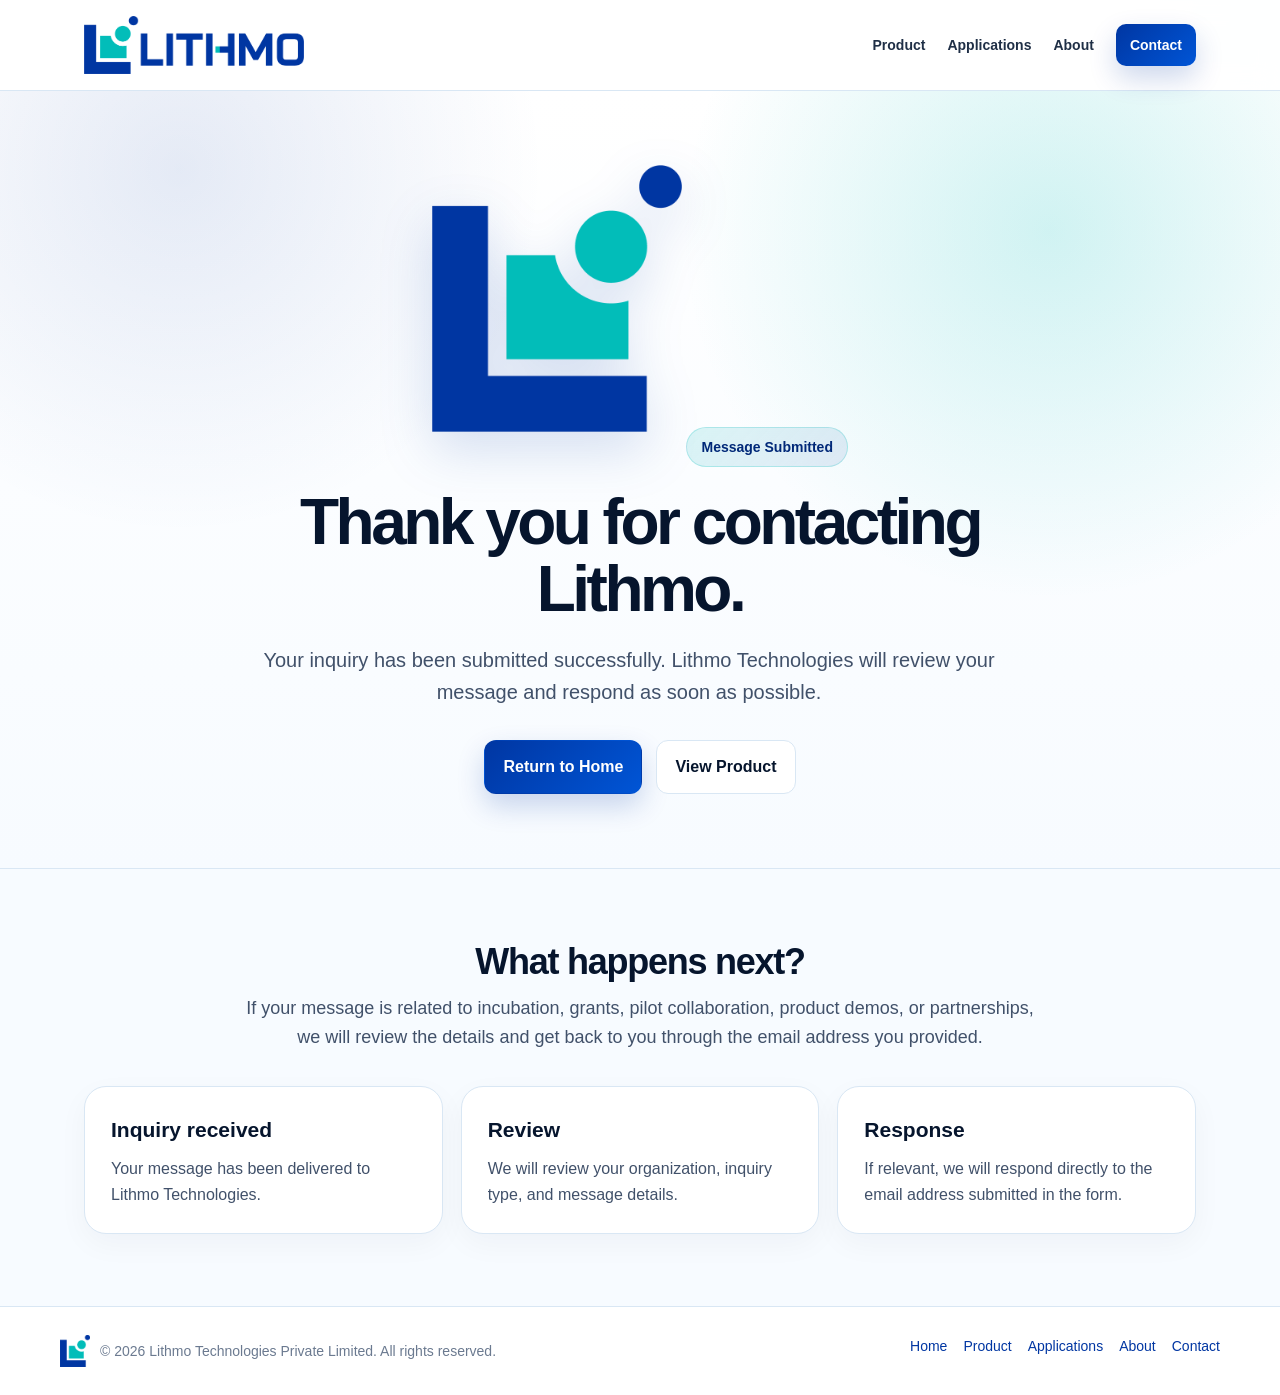
<file: thank-you.html>
<!DOCTYPE html>
<html lang="en">
<head>
  <meta charset="UTF-8" />
  <meta name="viewport" content="width=device-width, initial-scale=1.0" />

  <title>Thank You | Lithmo Technologies Private Limited</title>

  <meta name="description" content="Thank you for contacting Lithmo Technologies Private Limited." />

  <link rel="stylesheet" href="style.css" />
  <link rel="icon" type="image/png" href="Lithmo-Logo-Icon-Final-File-01.png" />
</head>

<body>
  <header>
    <nav class="nav">
      <a class="brand" href="index.html" aria-label="Lithmo Technologies home">
        <img src="Lithmo-Logo-Final-File-01.png" alt="Lithmo Technologies" class="brand-logo" />
      </a>

      <div class="nav-links">
        <a href="product.html">Product</a>
        <a href="applications.html">Applications</a>
        <a href="about.html">About</a>
        <a class="nav-cta" href="contact.html">Contact</a>
      </div>
    </nav>
  </header>

  <main>
    <div class="page-hero">
      <div class="page-hero-inner" style="text-align: center; max-width: 850px;">
        <img
          src="Lithmo-Logo-Icon-Final-File-01.png"
          alt="Lithmo emblem"
          class="hero-emblem"
          style="margin-left: auto; margin-right: auto;"
        />

        <div class="badge">Message Submitted</div>

        <h1>Thank you for contacting Lithmo.</h1>

        <p>
          Your inquiry has been submitted successfully. Lithmo Technologies will review your message and respond as soon as possible.
        </p>

        <div class="buttons" style="justify-content: center; margin-top: 32px;">
          <a class="button primary" href="index.html">Return to Home</a>
          <a class="button secondary" href="product.html">View Product</a>
        </div>
      </div>
    </div>

    <section>
      <div class="section-title center">
        <h2>What happens next?</h2>
        <p>
          If your message is related to incubation, grants, pilot collaboration, product demos, or partnerships, we will review the details and get back to you through the email address you provided.
        </p>
      </div>

      <div class="grid-3">
        <div class="card">
          <h3>Inquiry received</h3>
          <p>
            Your message has been delivered to Lithmo Technologies.
          </p>
        </div>

        <div class="card">
          <h3>Review</h3>
          <p>
            We will review your organization, inquiry type, and message details.
          </p>
        </div>

        <div class="card">
          <h3>Response</h3>
          <p>
            If relevant, we will respond directly to the email address submitted in the form.
          </p>
        </div>
      </div>
    </section>
  </main>

  <footer class="footer">
    <div class="footer-inner">
      <div class="footer-brand">
        <img src="Lithmo-Logo-Icon-Final-File-01.png" alt="Lithmo emblem" class="footer-emblem" />
        <span>© 2026 Lithmo Technologies Private Limited. All rights reserved.</span>
      </div>

      <div class="footer-links">
        <a href="index.html">Home</a>
        <a href="product.html">Product</a>
        <a href="applications.html">Applications</a>
        <a href="about.html">About</a>
        <a href="contact.html">Contact</a>
      </div>
    </div>
  </footer>
</body>
</html>
</file>
<file: style.css>
:root {
  --bg: #f7fafc;
  --surface: #ffffff;
  --surface-soft: #eef8f7;
  --text: #0f172a;
  --muted: #475569;
  --muted-light: #64748b;
  --primary: #0f766e;
  --primary-dark: #115e59;
  --accent: #164e63;
  --border: #e2e8f0;
  --dark: #0f172a;
  --shadow: 0 20px 50px rgba(15, 23, 42, 0.08);
}

* {
  box-sizing: border-box;
}

html {
  scroll-behavior: smooth;
}

body {
  margin: 0;
  font-family: Arial, Helvetica, sans-serif;
  background: var(--bg);
  color: var(--text);
  line-height: 1.6;
}

a {
  color: var(--primary);
  text-decoration: none;
}

a:hover {
  color: var(--primary-dark);
}

header {
  background: rgba(255, 255, 255, 0.94);
  border-bottom: 1px solid var(--border);
  position: sticky;
  top: 0;
  z-index: 20;
  backdrop-filter: blur(12px);
}

.nav {
  max-width: 1160px;
  margin: 0 auto;
  padding: 16px 24px;
  display: flex;
  align-items: center;
  justify-content: space-between;
  gap: 24px;
}

.brand {
  display: flex;
  align-items: center;
  gap: 12px;
  font-weight: 800;
  color: var(--text);
  letter-spacing: -0.02em;
  font-size: 18px;
}

.logo-mark {
  width: 40px;
  height: 40px;
  border-radius: 12px;
  background: linear-gradient(135deg, var(--primary), var(--accent));
  color: white;
  display: grid;
  place-items: center;
  font-weight: 800;
  font-size: 21px;
}

.nav-links {
  display: flex;
  align-items: center;
  gap: 22px;
  font-size: 14px;
  font-weight: 700;
}

.nav-links a {
  color: #334155;
}

.nav-links a:hover {
  color: var(--primary);
}

.nav-cta {
  padding: 10px 14px;
  background: var(--primary);
  color: white !important;
  border-radius: 10px;
}

.nav-cta:hover {
  background: var(--primary-dark);
}

.hero {
  background:
    radial-gradient(circle at top right, rgba(15, 118, 110, 0.16), transparent 38%),
    linear-gradient(180deg, #ffffff, #f7fafc);
}

.hero-inner {
  max-width: 1160px;
  margin: 0 auto;
  padding: 88px 24px 78px;
  display: grid;
  grid-template-columns: 1.15fr 0.85fr;
  gap: 44px;
  align-items: center;
}

.badge {
  display: inline-flex;
  align-items: center;
  gap: 8px;
  padding: 8px 14px;
  border-radius: 999px;
  background: #ecfdf5;
  color: var(--primary-dark);
  font-size: 14px;
  font-weight: 800;
  margin-bottom: 22px;
}

h1 {
  margin: 0 0 22px;
  font-size: clamp(40px, 5vw, 68px);
  line-height: 1.04;
  letter-spacing: -0.055em;
  color: var(--dark);
}

.hero-text {
  font-size: 20px;
  color: var(--muted);
  max-width: 740px;
  margin: 0 0 30px;
}

.buttons {
  display: flex;
  flex-wrap: wrap;
  gap: 14px;
}

.button {
  display: inline-flex;
  align-items: center;
  justify-content: center;
  padding: 13px 18px;
  border-radius: 12px;
  font-weight: 800;
  border: 1px solid transparent;
}

.button.primary {
  background: var(--primary);
  color: white;
}

.button.primary:hover {
  background: var(--primary-dark);
  color: white;
}

.button.secondary {
  background: white;
  color: var(--text);
  border-color: var(--border);
}

.button.secondary:hover {
  border-color: var(--primary);
}

.visual-card {
  background: white;
  border: 1px solid var(--border);
  border-radius: 28px;
  padding: 30px;
  box-shadow: var(--shadow);
}

.visual-inner {
  min-height: 310px;
  border-radius: 22px;
  background:
    linear-gradient(135deg, rgba(15, 118, 110, 0.12), rgba(22, 78, 99, 0.12)),
    #f8fafc;
  border: 1px solid var(--border);
  display: grid;
  place-items: center;
  text-align: center;
  padding: 28px;
}

.visual-inner h3 {
  font-size: 26px;
  margin: 0 0 12px;
  color: var(--dark);
}

.visual-inner p {
  margin: 0;
  color: var(--muted);
  font-size: 16px;
}

.page-hero {
  background:
    radial-gradient(circle at top right, rgba(15, 118, 110, 0.15), transparent 38%),
    linear-gradient(180deg, #ffffff, #f7fafc);
  border-bottom: 1px solid var(--border);
}

.page-hero-inner {
  max-width: 1160px;
  margin: 0 auto;
  padding: 74px 24px;
}

.page-hero h1 {
  max-width: 850px;
}

.page-hero p {
  max-width: 780px;
  font-size: 20px;
  color: var(--muted);
  margin: 0;
}

section {
  max-width: 1160px;
  margin: 0 auto;
  padding: 72px 24px;
}

.section-title {
  max-width: 790px;
  margin-bottom: 34px;
}

.section-title.center {
  margin-left: auto;
  margin-right: auto;
  text-align: center;
}

h2 {
  margin: 0 0 12px;
  font-size: 36px;
  line-height: 1.15;
  letter-spacing: -0.035em;
  color: var(--dark);
}

h3 {
  color: var(--dark);
}

.section-title p {
  margin: 0;
  font-size: 18px;
  color: var(--muted);
}

.grid-3 {
  display: grid;
  grid-template-columns: repeat(3, 1fr);
  gap: 18px;
}

.grid-2 {
  display: grid;
  grid-template-columns: repeat(2, 1fr);
  gap: 22px;
}

.card {
  background: var(--surface);
  border: 1px solid var(--border);
  border-radius: 22px;
  padding: 26px;
  box-shadow: 0 10px 30px rgba(15, 23, 42, 0.04);
}

.card h3 {
  margin: 0 0 10px;
  font-size: 21px;
}

.card p {
  margin: 0;
  color: var(--muted);
}

.card ul {
  margin: 0;
  padding-left: 20px;
  color: var(--muted);
}

.card li {
  margin-bottom: 9px;
}

.dark-band {
  background: var(--dark);
  color: white;
  margin-top: 36px;
}

.dark-band section {
  padding-top: 76px;
  padding-bottom: 76px;
}

.dark-band h2,
.dark-band h3 {
  color: white;
}

.dark-band p,
.dark-band li {
  color: #cbd5e1;
}

.dark-band .card {
  background: #111827;
  border-color: #334155;
}

.feature-list {
  display: grid;
  grid-template-columns: repeat(2, 1fr);
  gap: 14px;
  margin-top: 26px;
}

.feature-pill {
  background: white;
  border: 1px solid var(--border);
  border-radius: 16px;
  padding: 16px;
  font-weight: 700;
  color: #334155;
}

.contact-layout {
  display: grid;
  grid-template-columns: 1fr 0.85fr;
  gap: 28px;
  align-items: start;
}

form {
  background: white;
  border: 1px solid var(--border);
  border-radius: 24px;
  padding: 28px;
  box-shadow: var(--shadow);
}

.form-row {
  margin-bottom: 18px;
}

label {
  display: block;
  font-weight: 800;
  margin-bottom: 8px;
  color: var(--dark);
}

input,
select,
textarea {
  width: 100%;
  padding: 13px 14px;
  border: 1px solid #cbd5e1;
  border-radius: 12px;
  font: inherit;
  background: white;
  color: var(--text);
}

textarea {
  min-height: 150px;
  resize: vertical;
}

input:focus,
select:focus,
textarea:focus {
  outline: none;
  border-color: var(--primary);
  box-shadow: 0 0 0 3px rgba(15, 118, 110, 0.12);
}

.form-note {
  font-size: 14px;
  color: var(--muted-light);
  margin-top: 12px;
}

.contact-card {
  background: var(--dark);
  color: white;
  border-radius: 24px;
  padding: 28px;
}

.contact-card h3 {
  color: white;
  margin-top: 0;
}

.contact-card p {
  color: #cbd5e1;
  margin: 0 0 14px;
}

.contact-card strong {
  color: white;
}

.footer {
  background: white;
  border-top: 1px solid var(--border);
  padding: 28px 24px;
  color: var(--muted-light);
  font-size: 14px;
}

.footer-inner {
  max-width: 1160px;
  margin: 0 auto;
  display: flex;
  justify-content: space-between;
  gap: 18px;
  flex-wrap: wrap;
}

.footer-links {
  display: flex;
  gap: 16px;
  flex-wrap: wrap;
}

@media (max-width: 900px) {
  .hero-inner,
  .grid-2,
  .contact-layout {
    grid-template-columns: 1fr;
  }

  .grid-3 {
    grid-template-columns: 1fr;
  }

  .feature-list {
    grid-template-columns: 1fr;
  }

  .nav {
    align-items: flex-start;
  }

  .nav-links {
    display: none;
  }

  section {
    padding: 56px 20px;
  }

  .hero-inner,
  .page-hero-inner {
    padding-left: 20px;
    padding-right: 20px;
  }
}
/* Final Lithmo brand system using official logo colors */

:root {
  --bg: #f7fbff;
  --surface: #ffffff;
  --surface-soft: #eefcff;

  --text: #06152d;
  --muted: #41516a;
  --muted-light: #6b7a90;

  --primary: #0036a2;
  --primary-dark: #002878;
  --primary-soft: rgba(0, 54, 162, 0.09);

  --accent: #02bdb9;
  --accent-dark: #009b98;
  --accent-soft: rgba(2, 189, 185, 0.14);

  --border: #d9e7f4;
  --dark: #06152d;

  --shadow: 0 22px 60px rgba(0, 54, 162, 0.12);
}

body {
  background:
    radial-gradient(circle at top right, rgba(2, 189, 185, 0.07), transparent 30%),
    radial-gradient(circle at left 20%, rgba(0, 54, 162, 0.04), transparent 26%),
    var(--bg);
}

header {
  background: rgba(255, 255, 255, 0.96);
  border-bottom: 1px solid var(--border);
}

.brand {
  display: flex;
  align-items: center;
  min-width: 240px;
}

.brand-logo {
  width: 220px;
  max-width: 100%;
  height: auto;
  display: block;
}

.logo-mark {
  background: linear-gradient(135deg, var(--primary), var(--accent));
}

.nav-links a {
  color: #1f2f46;
}

.nav-links a:hover {
  color: var(--primary);
}

.nav-cta,
.button.primary {
  background: linear-gradient(135deg, var(--primary), #0055d6);
  color: white !important;
  box-shadow: 0 12px 28px rgba(0, 54, 162, 0.20);
}

.nav-cta:hover,
.button.primary:hover {
  background: linear-gradient(135deg, var(--primary-dark), var(--primary));
  color: white !important;
}

.button.secondary {
  border-color: var(--border);
}

.button.secondary:hover {
  border-color: var(--accent);
  color: var(--primary);
}

.badge {
  background: linear-gradient(135deg, var(--accent-soft), var(--primary-soft));
  color: var(--primary-dark);
  border: 1px solid rgba(2, 189, 185, 0.22);
}

.hero,
.page-hero {
  background:
    radial-gradient(circle at 82% 18%, rgba(2, 189, 185, 0.18), transparent 30%),
    radial-gradient(circle at 14% 10%, rgba(0, 54, 162, 0.10), transparent 28%),
    linear-gradient(180deg, #ffffff, #f7fbff);
}

h1,
h2,
h3 {
  color: var(--dark);
}

.card {
  border-color: var(--border);
}

.card:hover {
  transform: translateY(-2px);
  transition: transform 0.2s ease, box-shadow 0.2s ease;
  box-shadow: 0 16px 42px rgba(0, 54, 162, 0.08);
}

.feature-pill {
  border-color: rgba(2, 189, 185, 0.24);
  background: linear-gradient(135deg, #ffffff, #f1ffff);
}

.visual-card {
  box-shadow: var(--shadow);
}

.logo-showcase-card {
  overflow: hidden;
  position: relative;
}

.logo-showcase-card::before {
  content: "";
  position: absolute;
  width: 280px;
  height: 280px;
  right: -85px;
  top: -85px;
  background: radial-gradient(circle, rgba(2, 189, 185, 0.22), transparent 65%);
}

.logo-showcase-card::after {
  content: "";
  position: absolute;
  width: 240px;
  height: 240px;
  left: -75px;
  bottom: -75px;
  background: radial-gradient(circle, rgba(0, 54, 162, 0.16), transparent 65%);
}

.emblem-showcase {
  min-height: 330px;
  border-radius: 24px;
  background:
    linear-gradient(135deg, rgba(2, 189, 185, 0.10), rgba(0, 54, 162, 0.10)),
    #f8fcff;
  border: 1px solid var(--border);
  display: grid;
  place-items: center;
  text-align: center;
  padding: 34px;
  position: relative;
  z-index: 1;
}

.hero-emblem {
  width: min(250px, 72%);
  height: auto;
  margin-bottom: 20px;
  filter: drop-shadow(0 18px 26px rgba(0, 54, 162, 0.16));
}

.emblem-showcase h3 {
  font-size: 25px;
  margin: 0 0 10px;
}

.emblem-showcase p {
  margin: 0;
  color: var(--muted);
  font-size: 16px;
  max-width: 380px;
}

.dark-band {
  background:
    radial-gradient(circle at top right, rgba(2, 189, 185, 0.22), transparent 28%),
    radial-gradient(circle at bottom left, rgba(0, 54, 162, 0.38), transparent 34%),
    linear-gradient(135deg, #06152d, #002878);
}

.dark-band .card {
  background: rgba(255, 255, 255, 0.065);
  border-color: rgba(255, 255, 255, 0.15);
  backdrop-filter: blur(10px);
}

.contact-card {
  background:
    radial-gradient(circle at top right, rgba(2, 189, 185, 0.24), transparent 34%),
    linear-gradient(135deg, #06152d, #002878);
}

.contact-emblem {
  width: 88px;
  height: auto;
  margin-bottom: 18px;
  filter: drop-shadow(0 14px 22px rgba(0, 0, 0, 0.18));
}

.footer-brand {
  display: flex;
  align-items: center;
  gap: 10px;
}

.footer-emblem {
  width: 30px;
  height: auto;
}

@media (max-width: 900px) {
  .brand {
    min-width: auto;
  }

  .brand-logo {
    width: 180px;
  }

  .hero-emblem {
    width: min(220px, 72%);
  }
}
</file>
